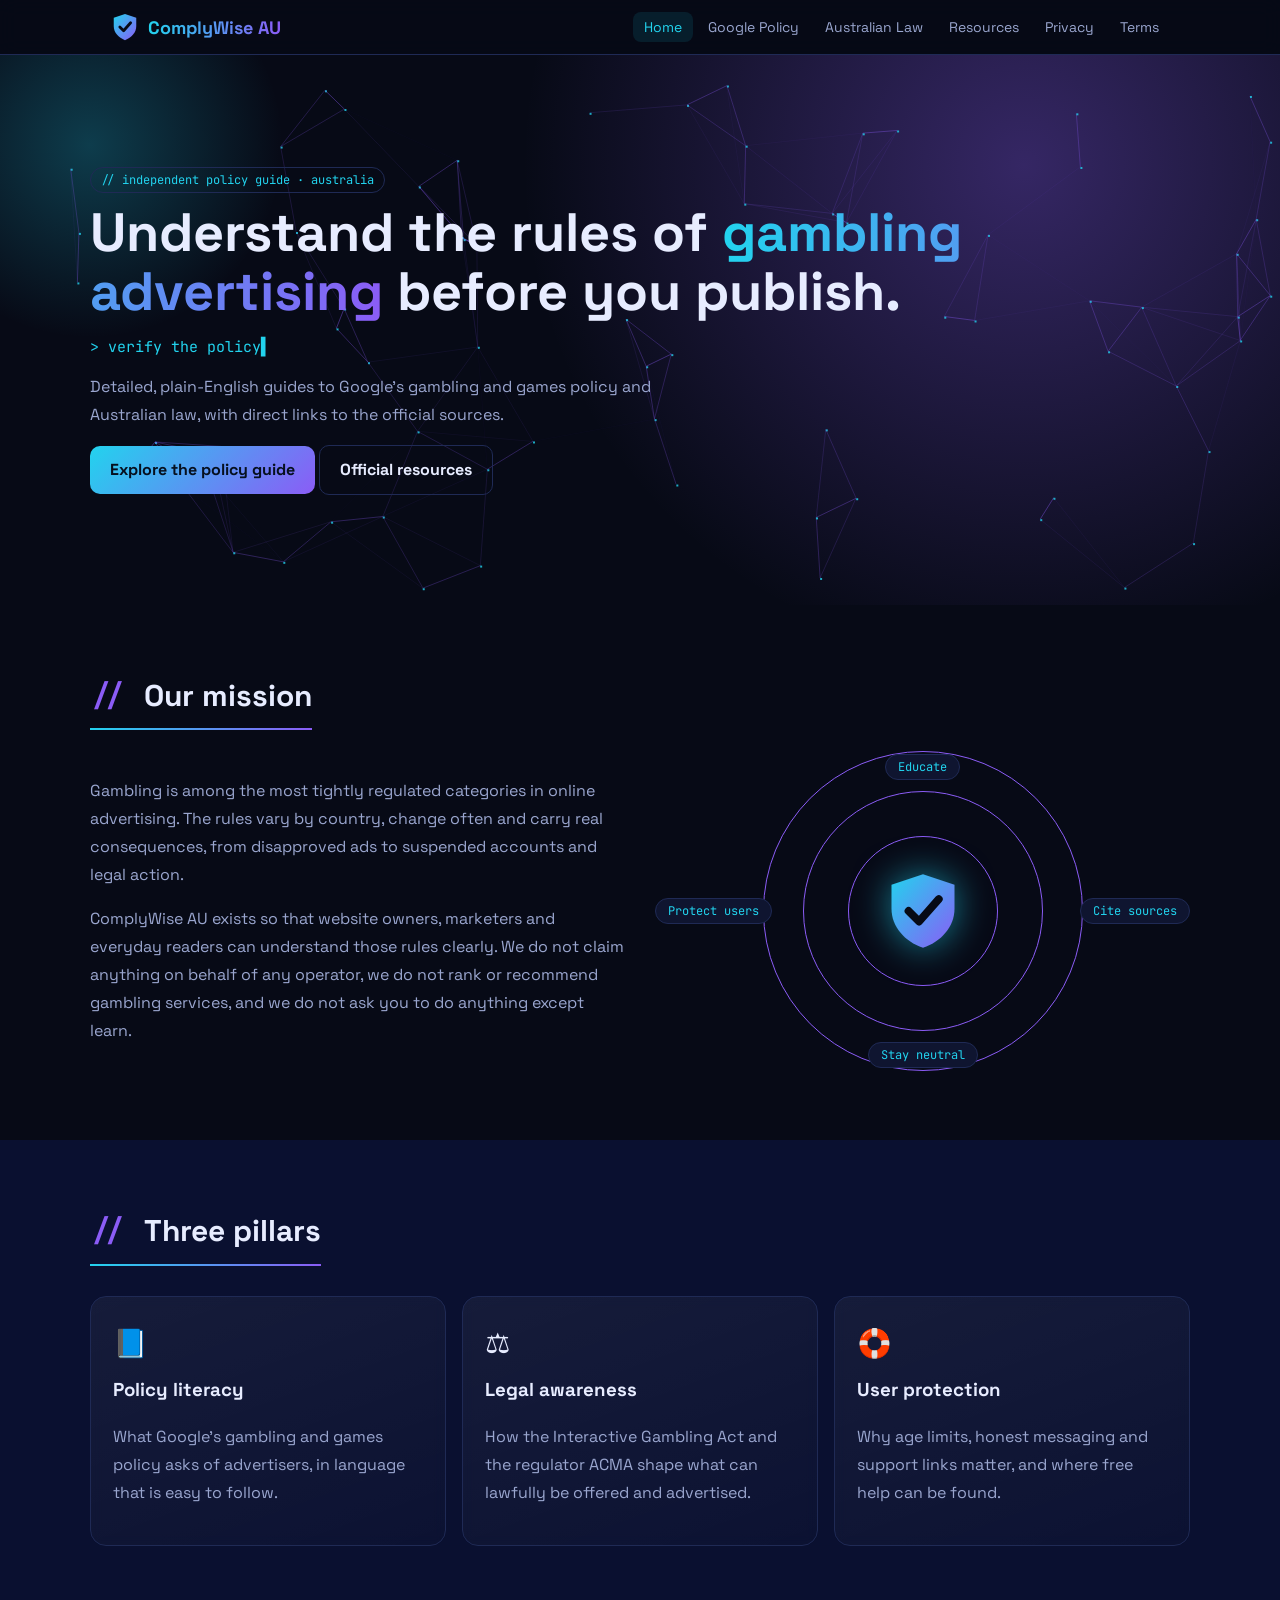
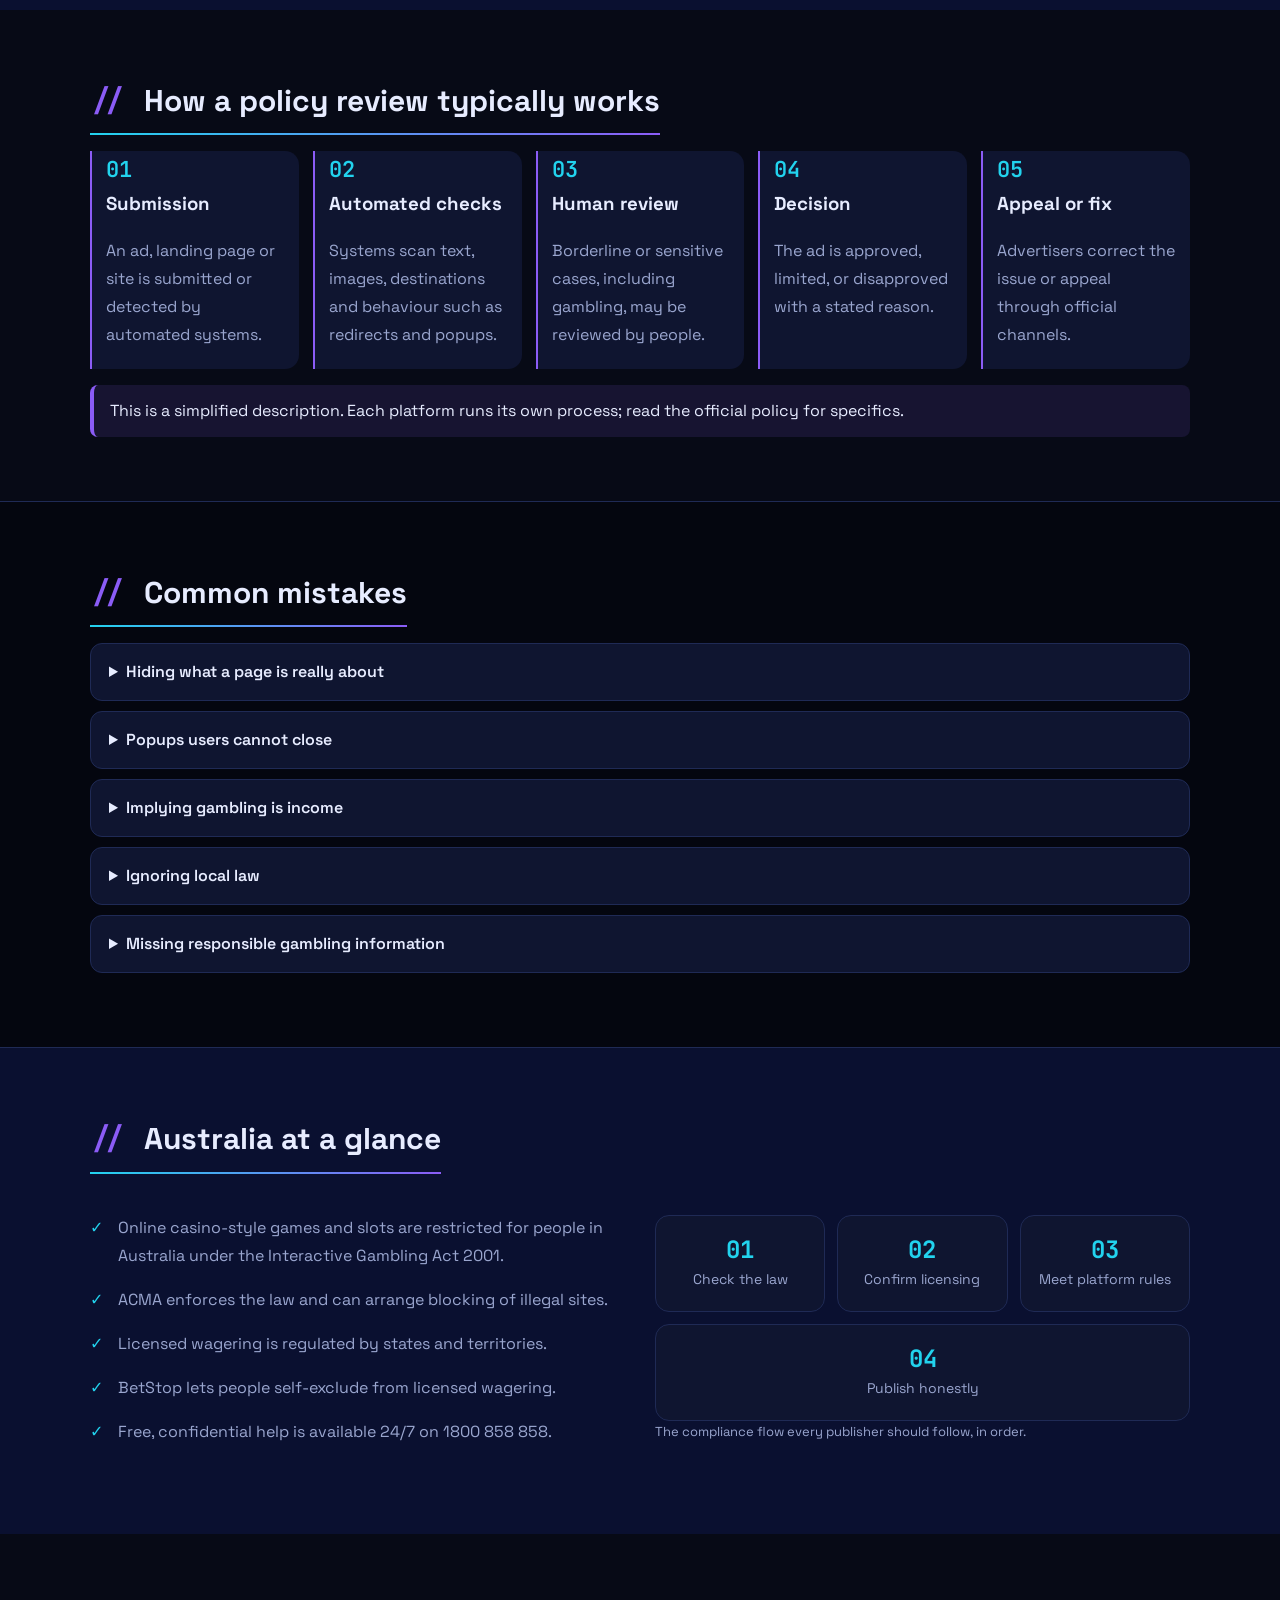
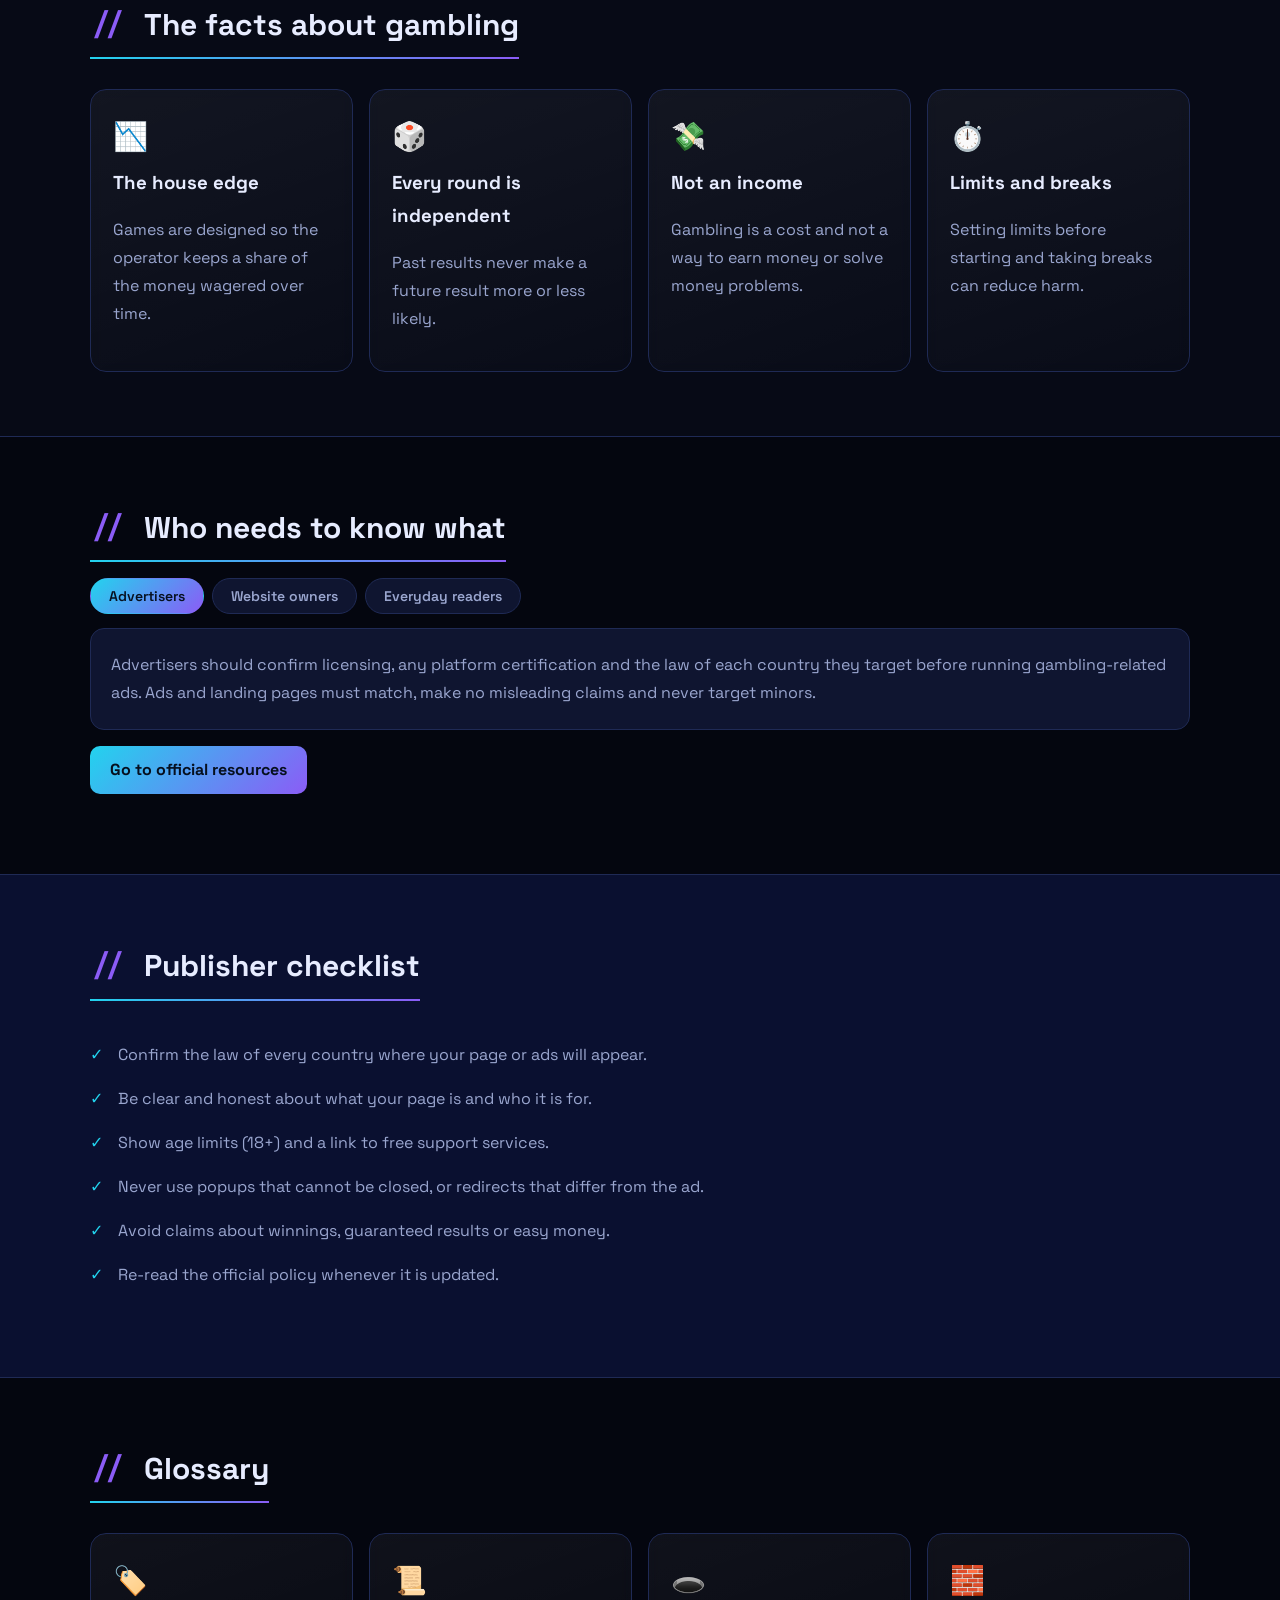
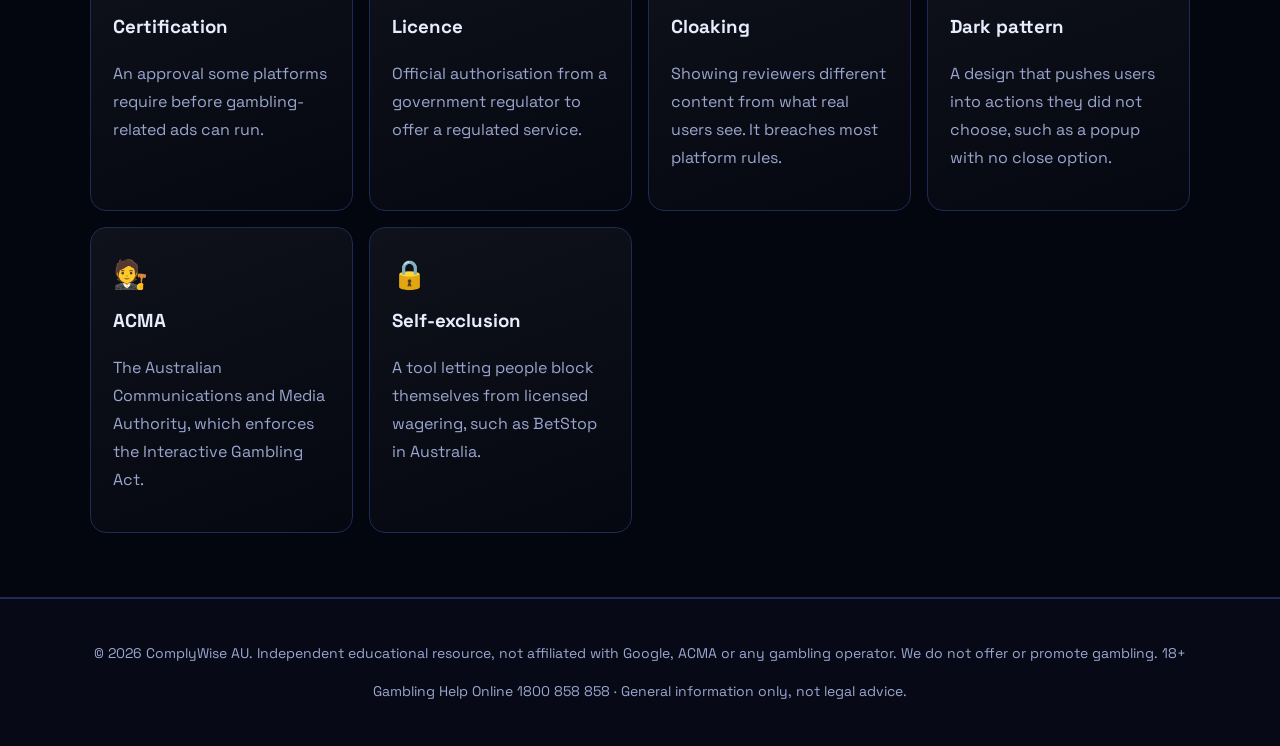
<file: index.html>
<!DOCTYPE html><html lang="en-AU"><head><meta charset="utf-8"><meta name="google-site-verification" content="XLswXzarJ4JNyM2Hc7euG_5tebrDrMsyJ0I1zX_D0R8" /><meta name="viewport" content="width=device-width, initial-scale=1"><title>Home – ComplyWise AU</title><link rel="icon" type="image/svg+xml" href="assets/favicon.svg"><link rel="preconnect" href="https://fonts.googleapis.com"><link href="https://fonts.googleapis.com/css2?family=Space+Grotesk:wght@400;600;700&family=JetBrains+Mono:wght@400;600&display=swap" rel="stylesheet"><link rel="stylesheet" href="css/style.css"></head><body>
<header><div class="bar"><a class="logo" href="index.html"><img src="assets/logo.svg" alt="" width="30" height="30"><span>ComplyWise AU</span></a><button id="mb" aria-label="Menu">☰</button><nav id="nv"><a href="index.html" class=on>Home</a><a href="google-policy.html">Google Policy</a><a href="australia-law.html">Australian Law</a><a href="resources.html">Resources</a><a href="privacy.html">Privacy</a><a href="terms.html">Terms</a></nav></div></header>
<div class="hero"><canvas class="cv"></canvas><div class="in"><span class="tag">// independent policy guide · australia</span><h1>Understand the rules of <span class="gr">gambling advertising</span> before you publish.</h1><p class="term"><span id="ty"></span><i>▌</i></p><p>Detailed, plain-English guides to Google’s gambling and games policy and Australian law, with direct links to the official sources.</p><a class="btn" href="google-policy.html">Explore the policy guide</a> <a class="btn alt" href="resources.html">Official resources</a></div></div><main><section class="s rv "><div class="w"><h2>Our mission</h2><div class="two"><div><p>Gambling is among the most tightly regulated categories in online advertising. The rules vary by country, change often and carry real consequences, from disapproved ads to suspended accounts and legal action.</p><p>ComplyWise AU exists so that website owners, marketers and everyday readers can understand those rules clearly. We do not claim anything on behalf of any operator, we do not rank or recommend gambling services, and we do not ask you to do anything except learn.</p></div><div class="orb"><img src="assets/logo.svg" alt="" class="oc"><i></i><i></i><i></i><span class="t">Educate</span><span class="r">Cite sources</span><span class="b">Stay neutral</span><span class="l">Protect users</span></div></div></div></section><section class="s rv alt"><div class="w"><h2>Three pillars</h2><div class="grid"><div class="card"><div class="ic">📘</div><h3>Policy literacy</h3><p>What Google’s gambling and games policy asks of advertisers, in language that is easy to follow.</p></div><div class="card"><div class="ic">⚖️</div><h3>Legal awareness</h3><p>How the Interactive Gambling Act and the regulator ACMA shape what can lawfully be offered and advertised.</p></div><div class="card"><div class="ic">🛟</div><h3>User protection</h3><p>Why age limits, honest messaging and support links matter, and where free help can be found.</p></div></div></div></section><section class="s rv "><div class="w"><h2>How a policy review typically works</h2><div class="tl"><div><b>01</b><h3>Submission</h3><p>An ad, landing page or site is submitted or detected by automated systems.</p></div><div><b>02</b><h3>Automated checks</h3><p>Systems scan text, images, destinations and behaviour such as redirects and popups.</p></div><div><b>03</b><h3>Human review</h3><p>Borderline or sensitive cases, including gambling, may be reviewed by people.</p></div><div><b>04</b><h3>Decision</h3><p>The ad is approved, limited, or disapproved with a stated reason.</p></div><div><b>05</b><h3>Appeal or fix</h3><p>Advertisers correct the issue or appeal through official channels.</p></div></div><div class="note">This is a simplified description. Each platform runs its own process; read the official policy for specifics.</div></div></section><section class="s rv dark"><div class="w"><h2>Common mistakes</h2><details><summary>Hiding what a page is really about</summary><p>Pages that disguise gambling content, or show reviewers something different from what users see, can be treated as deceptive. Be transparent about the topic.</p></details><details><summary>Popups users cannot close</summary><p>Interstitials that trap visitors, or buttons that force a click, damage user trust and commonly breach platform rules.</p></details><details><summary>Implying gambling is income</summary><p>Presenting gambling as a way to earn money or fix financial problems is misleading and harmful.</p></details><details><summary>Ignoring local law</summary><p>An ad may breach the law of the place it is shown even if the product is lawful elsewhere.</p></details><details><summary>Missing responsible gambling information</summary><p>Clear age limits and links to support services should be easy to find.</p></details></div></section><section class="s rv alt"><div class="w"><h2>Australia at a glance</h2><div class="two"><ul class="ck"><li>Online casino-style games and slots are restricted for people in Australia under the Interactive Gambling Act 2001.</li><li>ACMA enforces the law and can arrange blocking of illegal sites.</li><li>Licensed wagering is regulated by states and territories.</li><li>BetStop lets people self-exclude from licensed wagering.</li><li>Free, confidential help is available 24/7 on 1800 858 858.</li></ul><div><figure class="fig"><div class="flow"><div class="nd" style="--d:0s"><b>01</b><span>Check the law</span></div><div class="nd" style="--d:1.5s"><b>02</b><span>Confirm licensing</span></div><div class="nd" style="--d:3s"><b>03</b><span>Meet platform rules</span></div><div class="nd" style="--d:4.5s"><b>04</b><span>Publish honestly</span></div></div><figcaption>The compliance flow every publisher should follow, in order.</figcaption></figure></div></div></div></section><section class="s rv "><div class="w"><h2>The facts about gambling</h2><div class="grid"><div class="card"><div class="ic">📉</div><h3>The house edge</h3><p>Games are designed so the operator keeps a share of the money wagered over time.</p></div><div class="card"><div class="ic">🎲</div><h3>Every round is independent</h3><p>Past results never make a future result more or less likely.</p></div><div class="card"><div class="ic">💸</div><h3>Not an income</h3><p>Gambling is a cost and not a way to earn money or solve money problems.</p></div><div class="card"><div class="ic">⏱️</div><h3>Limits and breaks</h3><p>Setting limits before starting and taking breaks can reduce harm.</p></div></div></div></section><section class="s rv dark"><div class="w"><h2>Who needs to know what</h2><div class="tabs"><div class="tb"><button class="on" data-t="0">Advertisers</button><button data-t="1">Website owners</button><button data-t="2">Everyday readers</button></div><div class="tp on"><p>Advertisers should confirm licensing, any platform certification and the law of each country they target before running gambling-related ads. Ads and landing pages must match, make no misleading claims and never target minors.</p></div><div class="tp"><p>Website owners should be open about what their pages are, avoid popups that cannot be closed, avoid cloaking and redirects, and show age limits and support links where gambling is discussed.</p></div><div class="tp"><p>Readers should know that online casino games are restricted in Australia, that games are built with a house edge, and that free, confidential help is available 24/7 on 1800 858 858.</p></div></div><p><a class="btn" href="resources.html">Go to official resources</a></p></div></section><section class="s rv alt"><div class="w"><h2>Publisher checklist</h2><ul class="ck"><li>Confirm the law of every country where your page or ads will appear.</li><li>Be clear and honest about what your page is and who it is for.</li><li>Show age limits (18+) and a link to free support services.</li><li>Never use popups that cannot be closed, or redirects that differ from the ad.</li><li>Avoid claims about winnings, guaranteed results or easy money.</li><li>Re-read the official policy whenever it is updated.</li></ul></div></section><section class="s rv dark"><div class="w"><h2>Glossary</h2><div class="grid"><div class="card"><div class="ic">🏷️</div><h3>Certification</h3><p>An approval some platforms require before gambling-related ads can run.</p></div><div class="card"><div class="ic">📜</div><h3>Licence</h3><p>Official authorisation from a government regulator to offer a regulated service.</p></div><div class="card"><div class="ic">🕳️</div><h3>Cloaking</h3><p>Showing reviewers different content from what real users see. It breaches most platform rules.</p></div><div class="card"><div class="ic">🧱</div><h3>Dark pattern</h3><p>A design that pushes users into actions they did not choose, such as a popup with no close option.</p></div><div class="card"><div class="ic">🧑‍⚖️</div><h3>ACMA</h3><p>The Australian Communications and Media Authority, which enforces the Interactive Gambling Act.</p></div><div class="card"><div class="ic">🔒</div><h3>Self-exclusion</h3><p>A tool letting people block themselves from licensed wagering, such as BetStop in Australia.</p></div></div></div></section></main><footer><p>© 2026 ComplyWise AU. Independent educational resource, not affiliated with Google, ACMA or any gambling operator. We do not offer or promote gambling. 18+</p><p>Gambling Help Online 1800 858 858 · General information only, not legal advice.</p></footer><script src="js/main.js"></script></body></html>
</file>
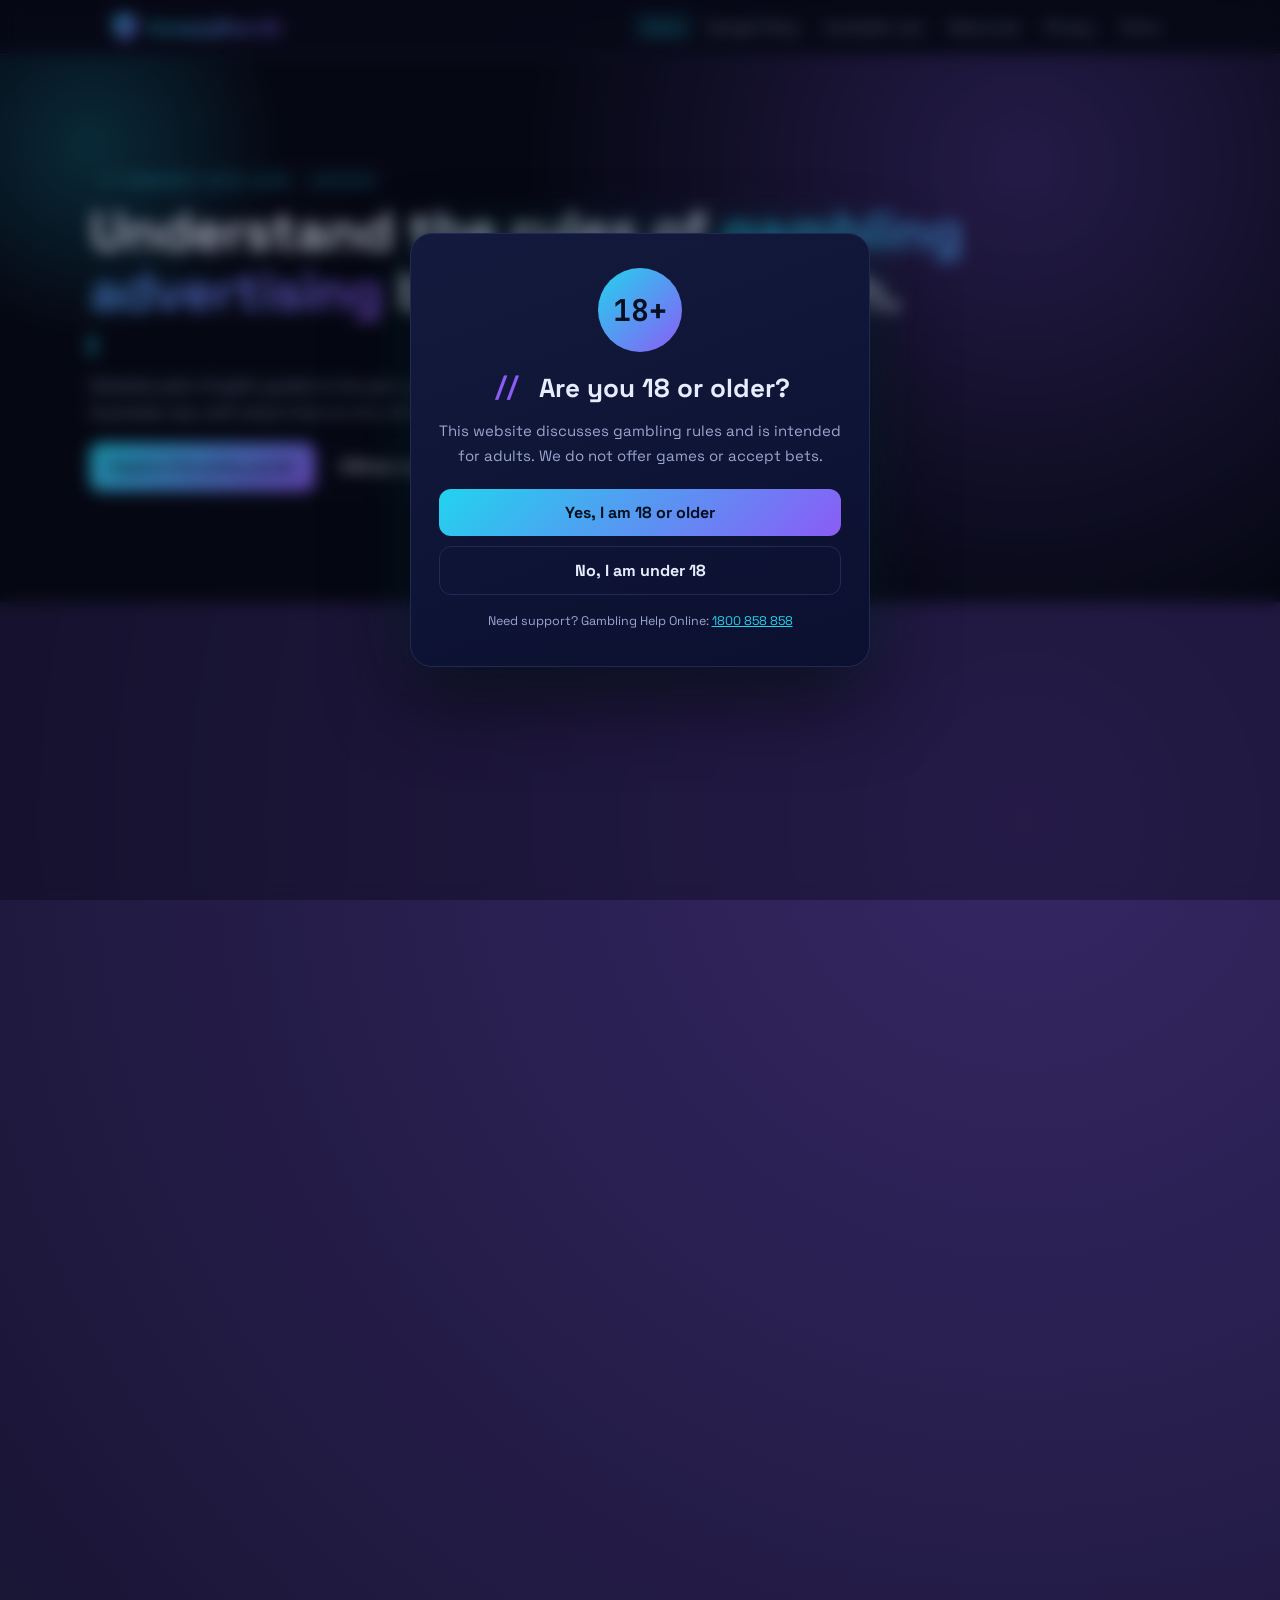
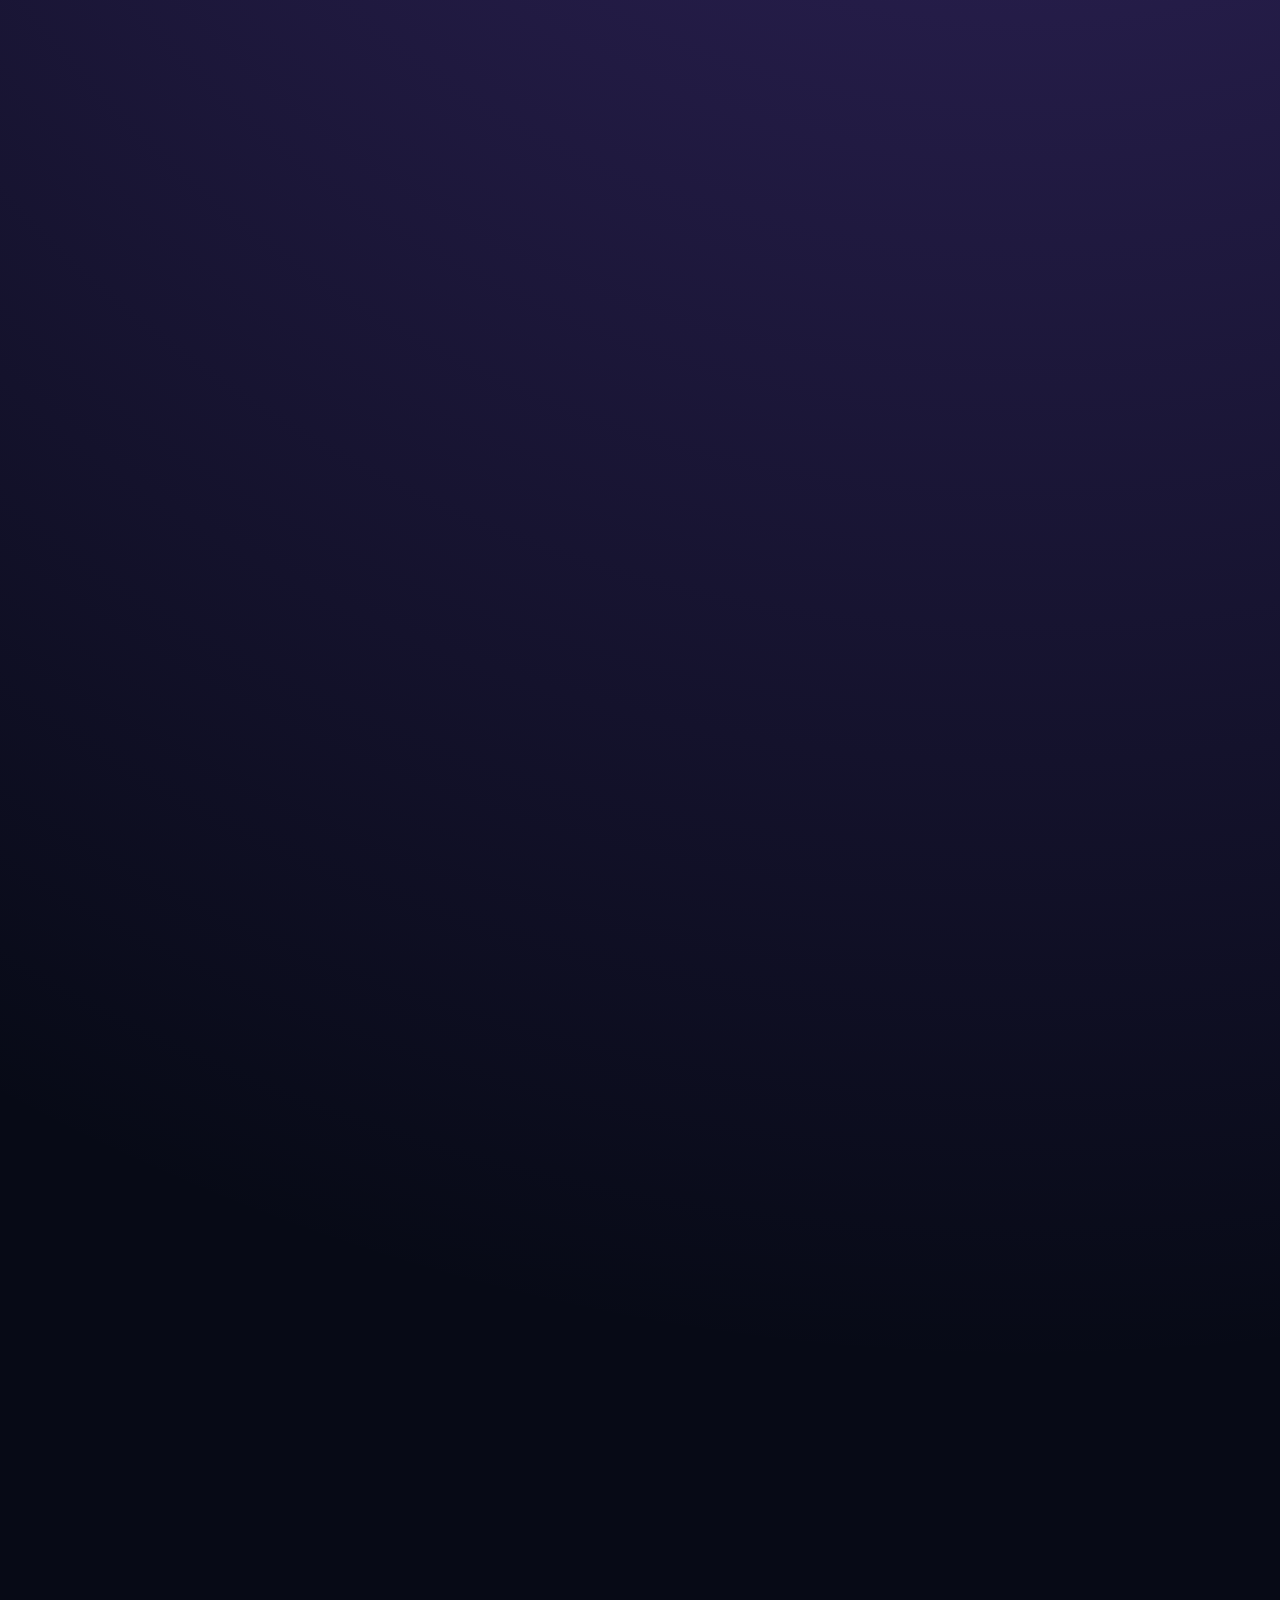
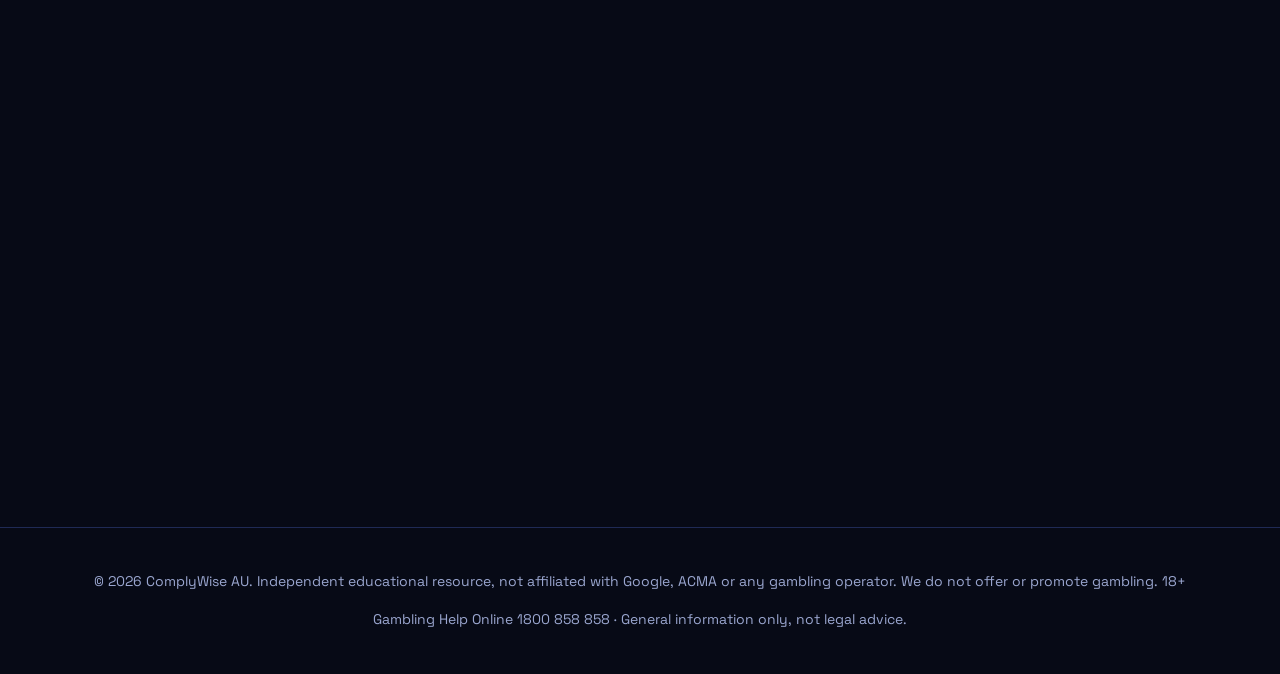
<file: age-popup.html>
<!DOCTYPE html>
<html lang="en-AU">
<head>
<meta charset="utf-8">
<meta name="viewport" content="width=device-width, initial-scale=1">
<title>Age Notice – ComplyWise AU</title>
<link rel="icon" type="image/svg+xml" href="assets/favicon.svg">
<link rel="preconnect" href="https://fonts.googleapis.com">
<link href="https://fonts.googleapis.com/css2?family=Space+Grotesk:wght@400;600;700&family=JetBrains+Mono:wght@400;600&display=swap" rel="stylesheet">
 <link rel="icon" type="image/svg+xml" href="assets/favicon.svg">
  <link rel="preconnect" href="https://fonts.googleapis.com">
  <link
    href="https://fonts.googleapis.com/css2?family=Space+Grotesk:wght@400;600;700&family=JetBrains+Mono:wght@400;600&display=swap"
    rel="stylesheet">
  <link rel="stylesheet" href="css/style.css">
<style>
*{box-sizing:border-box}
:root{--bg:#070a16;--card:#0f1530;--text:#e7ecff;--muted:#9aa6cf;--c1:#22d3ee;--c2:#8b5cf6;--line:#1f2a55}
body{margin:0;min-height:100vh;background:radial-gradient(circle at 80% 15%,rgba(139,92,246,.35),transparent 45%),var(--bg);color:var(--text);font:16px/1.7 "Space Grotesk",system-ui,sans-serif}
.page{max-width:760px;margin:auto;padding:80px 20px}
.page h1{font-size:clamp(28px,5vw,44px);line-height:1.15;margin:0 0 12px}
.page p{color:var(--muted)}
.gr{background:linear-gradient(90deg,var(--c1),var(--c2));-webkit-background-clip:text;background-clip:text;color:transparent}
#gate{position:fixed;inset:0;z-index:100;display:none;align-items:center;justify-content:center;padding:20px;background:#04060f52;backdrop-filter:blur(8px)}
#gate.open{display:flex}
.box{width:100%;max-width:460px;background:linear-gradient(160deg,#131a3d,#0b1030);border:1px solid var(--line);border-radius:22px;padding:34px 28px;text-align:center;box-shadow:0 30px 80px rgba(0,0,0,.6),0 0 60px rgba(34,211,238,.12);animation:in .5s ease}
@keyframes in{from{opacity:0;transform:translateY(20px) scale(.97)}}
.badge{width:84px;height:84px;margin:0 auto 14px;border-radius:50%;display:grid;place-items:center;font:700 30px "JetBrains Mono",monospace;color:#06101f;background:linear-gradient(135deg,var(--c1),var(--c2));box-shadow:0 0 0 0 rgba(34,211,238,.5);animation:pl 2.4s infinite}
@keyframes pl{70%{box-shadow:0 0 0 22px rgba(34,211,238,0)}100%{box-shadow:0 0 0 0 rgba(34,211,238,0)}}
.box h2{margin:0 0 8px;font-size:26px}
.box p{color:var(--muted);margin:0 0 20px;font-size:15px}
.btns{display:grid;gap:10px}
button,.lnk{font:700 16px "Space Grotesk",sans-serif;border-radius:12px;padding:13px 18px;cursor:pointer;text-decoration:none;display:block;border:0}
.yes{background:linear-gradient(135deg,var(--c1),var(--c2));color:#06101f;transition:.2s}.yes:hover{transform:translateY(-2px);box-shadow:0 10px 26px rgba(34,211,238,.35)}
.no{background:transparent;color:var(--text);border:1px solid var(--line)}.no:hover{border-color:var(--c1)}
.fine{margin-top:16px;font-size:12.5px;color:var(--muted)}.fine a{color:var(--c1)}
#minor{display:none}.box.under #ask{display:none}.box.under #minor{display:block}
@media(prefers-reduced-motion:reduce){.box,.badge{animation:none}}
</style>
</head>
<body>
 <header>
    <div class="bar"><a class="logo" href="index.html"><img src="assets/logo.svg" alt="" width="30"
          height="30"><span>ComplyWise AU</span></a><button id="mb" aria-label="Menu">☰</button>
      <nav id="nv"><a href="index.html" class=on>Home</a><a href="google-policy.html">Google Policy</a><a
          href="australia-law.html">Australian Law</a><a href="resources.html">Resources</a><a
          href="privacy.html">Privacy</a><a href="terms.html">Terms</a></nav>
    </div>
  </header>
  <div class="hero"><canvas class="cv"></canvas>
    <div class="in"><span class="tag">// independent policy guide · australia</span>
      <h1>Understand the rules of <span class="gr">gambling advertising</span> before you publish.</h1>
      <p class="term"><span id="ty"></span><i>▌</i></p>
      <p>Detailed, plain-English guides to Google’s gambling and games policy and Australian law, with direct links to
        the official sources.</p><a class="btn" href="google-policy.html">Explore the policy guide</a> <a
        class="btn alt" href="resources.html">Official resources</a>
    </div>
  </div>
  <main>
    <section class="s rv ">
      <div class="w">
        <h2>Our mission</h2>
        <div class="two">
          <div>
            <p>Gambling is among the most tightly regulated categories in online advertising. The rules vary by country,
              change often and carry real consequences, from disapproved ads to suspended accounts and legal action.</p>
            <p>ComplyWise AU exists so that website owners, marketers and everyday readers can understand those rules
              clearly. We do not claim anything on behalf of any operator, we do not rank or recommend gambling
              services, and we do not ask you to do anything except learn.</p>
          </div>
          <div class="orb"><img src="assets/logo.svg" alt="" class="oc"><i></i><i></i><i></i><span
              class="t">Educate</span><span class="r">Cite sources</span><span class="b">Stay neutral</span><span
              class="l">Protect users</span></div>
        </div>
      </div>
    </section>
    <section class="s rv alt">
      <div class="w">
        <h2>Three pillars</h2>
        <div class="grid">
          <div class="card">
            <div class="ic">📘</div>
            <h3>Policy literacy</h3>
            <p>What Google’s gambling and games policy asks of advertisers, in language that is easy to follow.</p>
          </div>
          <div class="card">
            <div class="ic">⚖️</div>
            <h3>Legal awareness</h3>
            <p>How the Interactive Gambling Act and the regulator ACMA shape what can lawfully be offered and
              advertised.</p>
          </div>
          <div class="card">
            <div class="ic">🛟</div>
            <h3>User protection</h3>
            <p>Why age limits, honest messaging and support links matter, and where free help can be found.</p>
          </div>
        </div>
      </div>
    </section>
    <section class="s rv ">
      <div class="w">
        <h2>How a policy review typically works</h2>
        <div class="tl">
          <div><b>01</b>
            <h3>Submission</h3>
            <p>An ad, landing page or site is submitted or detected by automated systems.</p>
          </div>
          <div><b>02</b>
            <h3>Automated checks</h3>
            <p>Systems scan text, images, destinations and behaviour such as redirects and popups.</p>
          </div>
          <div><b>03</b>
            <h3>Human review</h3>
            <p>Borderline or sensitive cases, including gambling, may be reviewed by people.</p>
          </div>
          <div><b>04</b>
            <h3>Decision</h3>
            <p>The ad is approved, limited, or disapproved with a stated reason.</p>
          </div>
          <div><b>05</b>
            <h3>Appeal or fix</h3>
            <p>Advertisers correct the issue or appeal through official channels.</p>
          </div>
        </div>
        <div class="note">This is a simplified description. Each platform runs its own process; read the official policy
          for specifics.</div>
      </div>
    </section>
    <section class="s rv dark">
      <div class="w">
        <h2>Common mistakes</h2>
        <details>
          <summary>Hiding what a page is really about</summary>
          <p>Pages that disguise gambling content, or show reviewers something different from what users see, can be
            treated as deceptive. Be transparent about the topic.</p>
        </details>
        <details>
          <summary>Popups users cannot close</summary>
          <p>Interstitials that trap visitors, or buttons that force a click, damage user trust and commonly breach
            platform rules.</p>
        </details>
        <details>
          <summary>Implying gambling is income</summary>
          <p>Presenting gambling as a way to earn money or fix financial problems is misleading and harmful.</p>
        </details>
        <details>
          <summary>Ignoring local law</summary>
          <p>An ad may breach the law of the place it is shown even if the product is lawful elsewhere.</p>
        </details>
        <details>
          <summary>Missing responsible gambling information</summary>
          <p>Clear age limits and links to support services should be easy to find.</p>
        </details>
      </div>
    </section>
    <section class="s rv alt">
      <div class="w">
        <h2>Australia at a glance</h2>
        <div class="two">
          <ul class="ck">
            <li>Online casino-style games and slots are restricted for people in Australia under the Interactive
              Gambling Act 2001.</li>
            <li>ACMA enforces the law and can arrange blocking of illegal sites.</li>
            <li>Licensed wagering is regulated by states and territories.</li>
            <li>BetStop lets people self-exclude from licensed wagering.</li>
            <li>Free, confidential help is available 24/7 on 1800 858 858.</li>
          </ul>
          <div>
            <figure class="fig">
              <div class="flow">
                <div class="nd" style="--d:0s"><b>01</b><span>Check the law</span></div>
                <div class="nd" style="--d:1.5s"><b>02</b><span>Confirm licensing</span></div>
                <div class="nd" style="--d:3s"><b>03</b><span>Meet platform rules</span></div>
                <div class="nd" style="--d:4.5s"><b>04</b><span>Publish honestly</span></div>
              </div>
              <figcaption>The compliance flow every publisher should follow, in order.</figcaption>
            </figure>
          </div>
        </div>
      </div>
    </section>
    <section class="s rv ">
      <div class="w">
        <h2>The facts about gambling</h2>
        <div class="grid">
          <div class="card">
            <div class="ic">📉</div>
            <h3>The house edge</h3>
            <p>Games are designed so the operator keeps a share of the money wagered over time.</p>
          </div>
          <div class="card">
            <div class="ic">🎲</div>
            <h3>Every round is independent</h3>
            <p>Past results never make a future result more or less likely.</p>
          </div>
          <div class="card">
            <div class="ic">💸</div>
            <h3>Not an income</h3>
            <p>Gambling is a cost and not a way to earn money or solve money problems.</p>
          </div>
          <div class="card">
            <div class="ic">⏱️</div>
            <h3>Limits and breaks</h3>
            <p>Setting limits before starting and taking breaks can reduce harm.</p>
          </div>
        </div>
      </div>
    </section>
    <section class="s rv dark">
      <div class="w">
        <h2>Who needs to know what</h2>
        <div class="tabs">
          <div class="tb"><button class="on" data-t="0">Advertisers</button><button data-t="1">Website
              owners</button><button data-t="2">Everyday readers</button></div>
          <div class="tp on">
            <p>Advertisers should confirm licensing, any platform certification and the law of each country they target
              before running gambling-related ads. Ads and landing pages must match, make no misleading claims and never
              target minors.</p>
          </div>
          <div class="tp">
            <p>Website owners should be open about what their pages are, avoid popups that cannot be closed, avoid
              cloaking and redirects, and show age limits and support links where gambling is discussed.</p>
          </div>
          <div class="tp">
            <p>Readers should know that online casino games are restricted in Australia, that games are built with a
              house edge, and that free, confidential help is available 24/7 on 1800 858 858.</p>
          </div>
        </div>
        <p><a class="btn" href="resources.html">Go to official resources</a></p>
      </div>
    </section>
    <section class="s rv alt">
      <div class="w">
        <h2>Publisher checklist</h2>
        <ul class="ck">
          <li>Confirm the law of every country where your page or ads will appear.</li>
          <li>Be clear and honest about what your page is and who it is for.</li>
          <li>Show age limits (18+) and a link to free support services.</li>
          <li>Never use popups that cannot be closed, or redirects that differ from the ad.</li>
          <li>Avoid claims about winnings, guaranteed results or easy money.</li>
          <li>Re-read the official policy whenever it is updated.</li>
        </ul>
      </div>
    </section>
    <section class="s rv dark">
      <div class="w">
        <h2>Glossary</h2>
        <div class="grid">
          <div class="card">
            <div class="ic">🏷️</div>
            <h3>Certification</h3>
            <p>An approval some platforms require before gambling-related ads can run.</p>
          </div>
          <div class="card">
            <div class="ic">📜</div>
            <h3>Licence</h3>
            <p>Official authorisation from a government regulator to offer a regulated service.</p>
          </div>
          <div class="card">
            <div class="ic">🕳️</div>
            <h3>Cloaking</h3>
            <p>Showing reviewers different content from what real users see. It breaches most platform rules.</p>
          </div>
          <div class="card">
            <div class="ic">🧱</div>
            <h3>Dark pattern</h3>
            <p>A design that pushes users into actions they did not choose, such as a popup with no close option.</p>
          </div>
          <div class="card">
            <div class="ic">🧑‍⚖️</div>
            <h3>ACMA</h3>
            <p>The Australian Communications and Media Authority, which enforces the Interactive Gambling Act.</p>
          </div>
          <div class="card">
            <div class="ic">🔒</div>
            <h3>Self-exclusion</h3>
            <p>A tool letting people block themselves from licensed wagering, such as BetStop in Australia.</p>
          </div>
        </div>
      </div>
    </section>
  </main>
  <footer>
    <p>© 2026 ComplyWise AU. Independent educational resource, not affiliated with Google, ACMA or any gambling
      operator. We do not offer or promote gambling. 18+</p>
    <p>Gambling Help Online 1800 858 858 · General information only, not legal advice.</p>
  </footer>

<!-- ===== AGE POPUP: start ===== -->
<div id="gate" role="dialog" aria-modal="true" aria-labelledby="gt">
  <div class="box" id="gbox">
    <div id="ask">
      <div class="badge">18+</div>
      <h2 id="gt">Are you 18 or older?</h2>
      <p>This website discusses gambling rules and is intended for adults. We do not offer games or accept bets.</p>
      <div class="btns">
      <a class="lnk yes" href="index.html" id="yes">Yes, I am 18 or older</a>
       <a class="lnk no" href="https://www.gamblinghelponline.org.au" id="no">No, I am under 18</a>
      </div>
      <div class="fine">Need support? Gambling Help Online: <a href="https://www.gamblinghelponline.org.au" target="_blank" rel="noopener">1800 858 858</a></div>
    </div>
    <div id="minor">
      <div class="badge">!</div>
      <h2>Sorry, this site is for adults</h2>
      <p>Thanks for being honest. This content is meant for people aged 18 and over. If you would like to talk to someone, free and confidential support is available.</p>
      <div class="btns">
        <a class="lnk yes" href="https://kidshelpline.com.au" target="_blank" rel="noopener">Visit Kids Helpline</a>
        <button class="no" id="back">Go back</button>
      </div>
    </div>
  </div>
</div>
<script>
(function(){
  var g=document.getElementById("gate"),b=document.getElementById("gbox"),K="cw_age_ok";
  function ok(){try{return sessionStorage.getItem(K)==="1"}catch(e){return false}}
  function save(){try{sessionStorage.setItem(K,"1")}catch(e){}}
  if(!ok()){setTimeout(function(){g.classList.add("open")},800)}
  document.getElementById("yes").onclick=function(){save();g.classList.remove("open")};
  document.getElementById("no").onclick=function(){b.classList.add("under")};
  document.getElementById("back").onclick=function(){b.classList.remove("under")};
})();
</script>
<!-- ===== AGE POPUP: end ===== -->

</body>
</html>
</file>
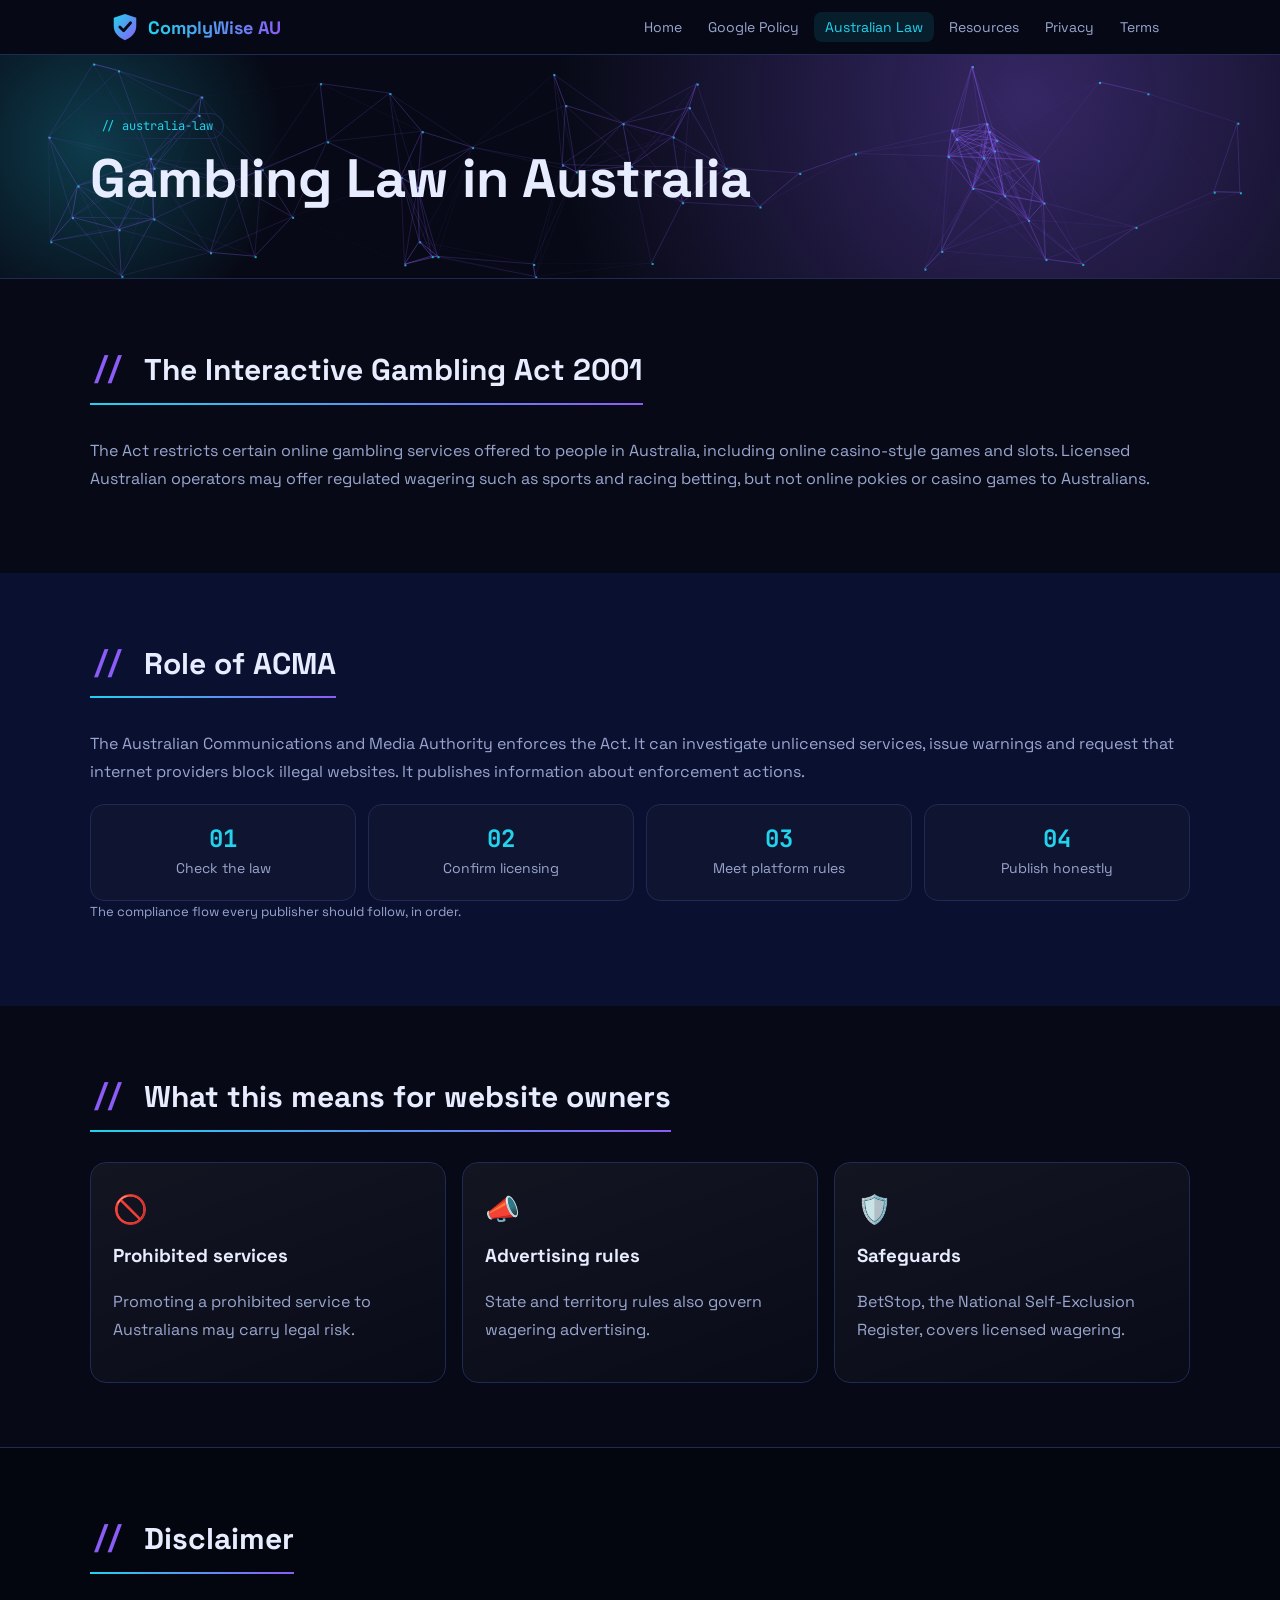
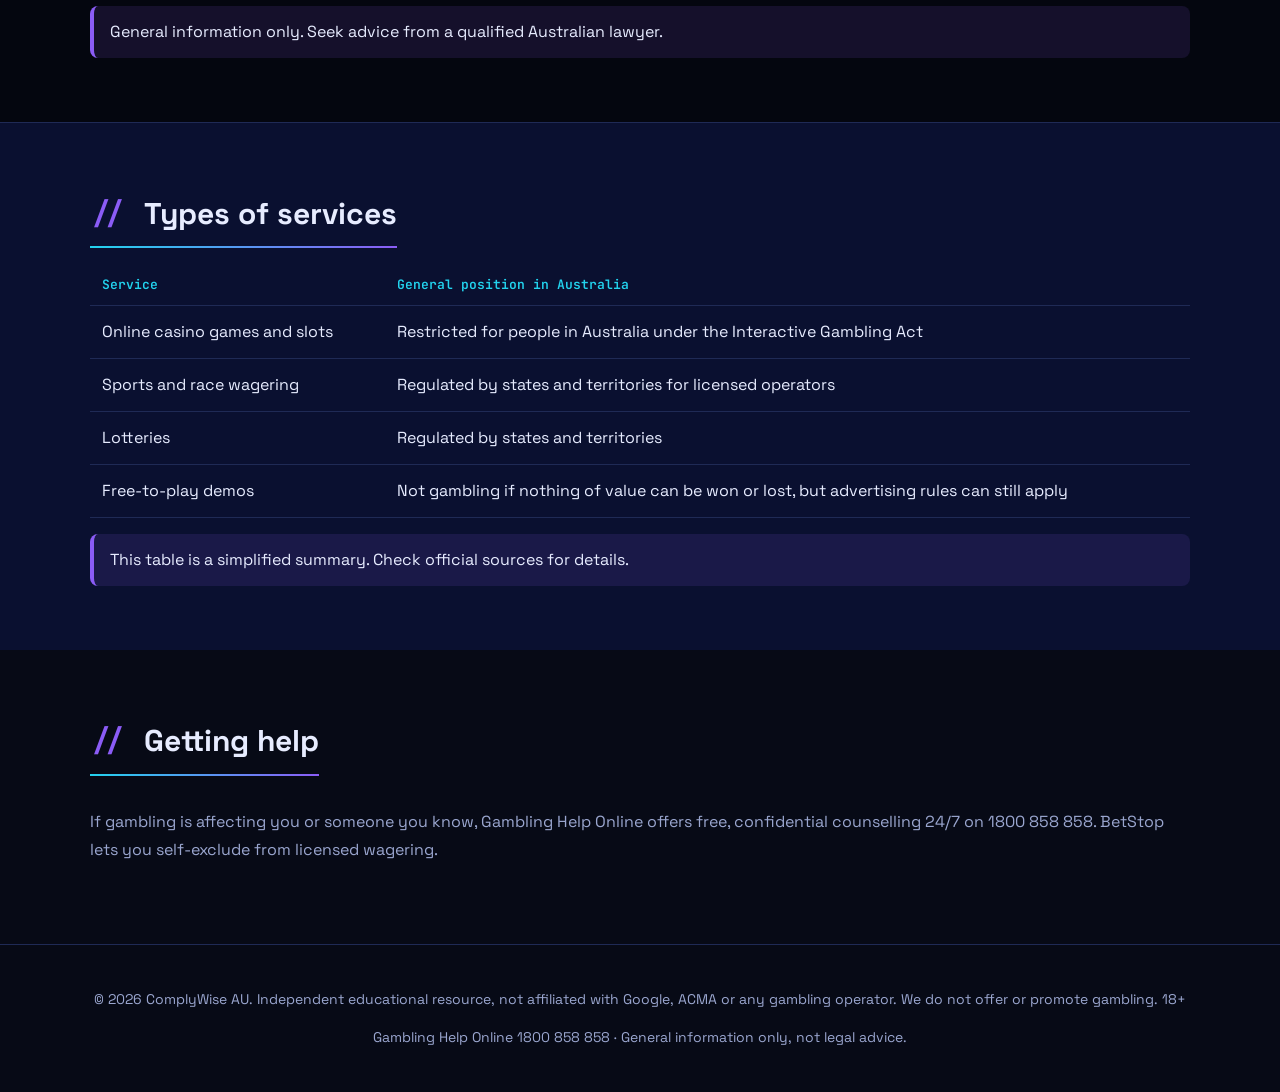
<file: australia-law.html>
<!DOCTYPE html><html lang="en-AU"><head><meta charset="utf-8"><meta name="viewport" content="width=device-width, initial-scale=1"><title>Gambling Law in Australia – ComplyWise AU</title><link rel="icon" type="image/svg+xml" href="assets/favicon.svg"><link rel="preconnect" href="https://fonts.googleapis.com"><link href="https://fonts.googleapis.com/css2?family=Space+Grotesk:wght@400;600;700&family=JetBrains+Mono:wght@400;600&display=swap" rel="stylesheet"><link rel="stylesheet" href="css/style.css"></head><body>
<header><div class="bar"><a class="logo" href="index.html"><img src="assets/logo.svg" alt="" width="30" height="30"><span>ComplyWise AU</span></a><button id="mb" aria-label="Menu">☰</button><nav id="nv"><a href="index.html">Home</a><a href="google-policy.html">Google Policy</a><a href="australia-law.html" class=on>Australian Law</a><a href="resources.html">Resources</a><a href="privacy.html">Privacy</a><a href="terms.html">Terms</a></nav></div></header>
<div class="ph"><canvas class="cv"></canvas><div class="in"><span class="tag">// australia-law</span><h1>Gambling Law in Australia</h1></div></div><main><section class="s rv "><div class="w"><h2>The Interactive Gambling Act 2001</h2><p>The Act restricts certain online gambling services offered to people in Australia, including online casino-style games and slots. Licensed Australian operators may offer regulated wagering such as sports and racing betting, but not online pokies or casino games to Australians.</p></div></section><section class="s rv alt"><div class="w"><h2>Role of ACMA</h2><p>The Australian Communications and Media Authority enforces the Act. It can investigate unlicensed services, issue warnings and request that internet providers block illegal websites. It publishes information about enforcement actions.</p><figure class="fig"><div class="flow"><div class="nd" style="--d:0s"><b>01</b><span>Check the law</span></div><div class="nd" style="--d:1.5s"><b>02</b><span>Confirm licensing</span></div><div class="nd" style="--d:3s"><b>03</b><span>Meet platform rules</span></div><div class="nd" style="--d:4.5s"><b>04</b><span>Publish honestly</span></div></div><figcaption>The compliance flow every publisher should follow, in order.</figcaption></figure></div></section><section class="s rv "><div class="w"><h2>What this means for website owners</h2><div class="grid"><div class="card"><div class="ic">🚫</div><h3>Prohibited services</h3><p>Promoting a prohibited service to Australians may carry legal risk.</p></div><div class="card"><div class="ic">📣</div><h3>Advertising rules</h3><p>State and territory rules also govern wagering advertising.</p></div><div class="card"><div class="ic">🛡️</div><h3>Safeguards</h3><p>BetStop, the National Self-Exclusion Register, covers licensed wagering.</p></div></div></div></section><section class="s rv dark"><div class="w"><h2>Disclaimer</h2><div class="note">General information only. Seek advice from a qualified Australian lawyer.</div></div></section><section class="s rv alt"><div class="w"><h2>Types of services</h2><div class="tw"><table><tr><th>Service</th><th>General position in Australia</th></tr><tr><td>Online casino games and slots</td><td>Restricted for people in Australia under the Interactive Gambling Act</td></tr><tr><td>Sports and race wagering</td><td>Regulated by states and territories for licensed operators</td></tr><tr><td>Lotteries</td><td>Regulated by states and territories</td></tr><tr><td>Free-to-play demos</td><td>Not gambling if nothing of value can be won or lost, but advertising rules can still apply</td></tr></table></div><div class="note">This table is a simplified summary. Check official sources for details.</div></div></section><section class="s rv "><div class="w"><h2>Getting help</h2><p>If gambling is affecting you or someone you know, Gambling Help Online offers free, confidential counselling 24/7 on 1800 858 858. BetStop lets you self-exclude from licensed wagering.</p></div></section></main><footer><p>© 2026 ComplyWise AU. Independent educational resource, not affiliated with Google, ACMA or any gambling operator. We do not offer or promote gambling. 18+</p><p>Gambling Help Online 1800 858 858 · General information only, not legal advice.</p></footer><script src="js/main.js"></script></body></html>
</file>
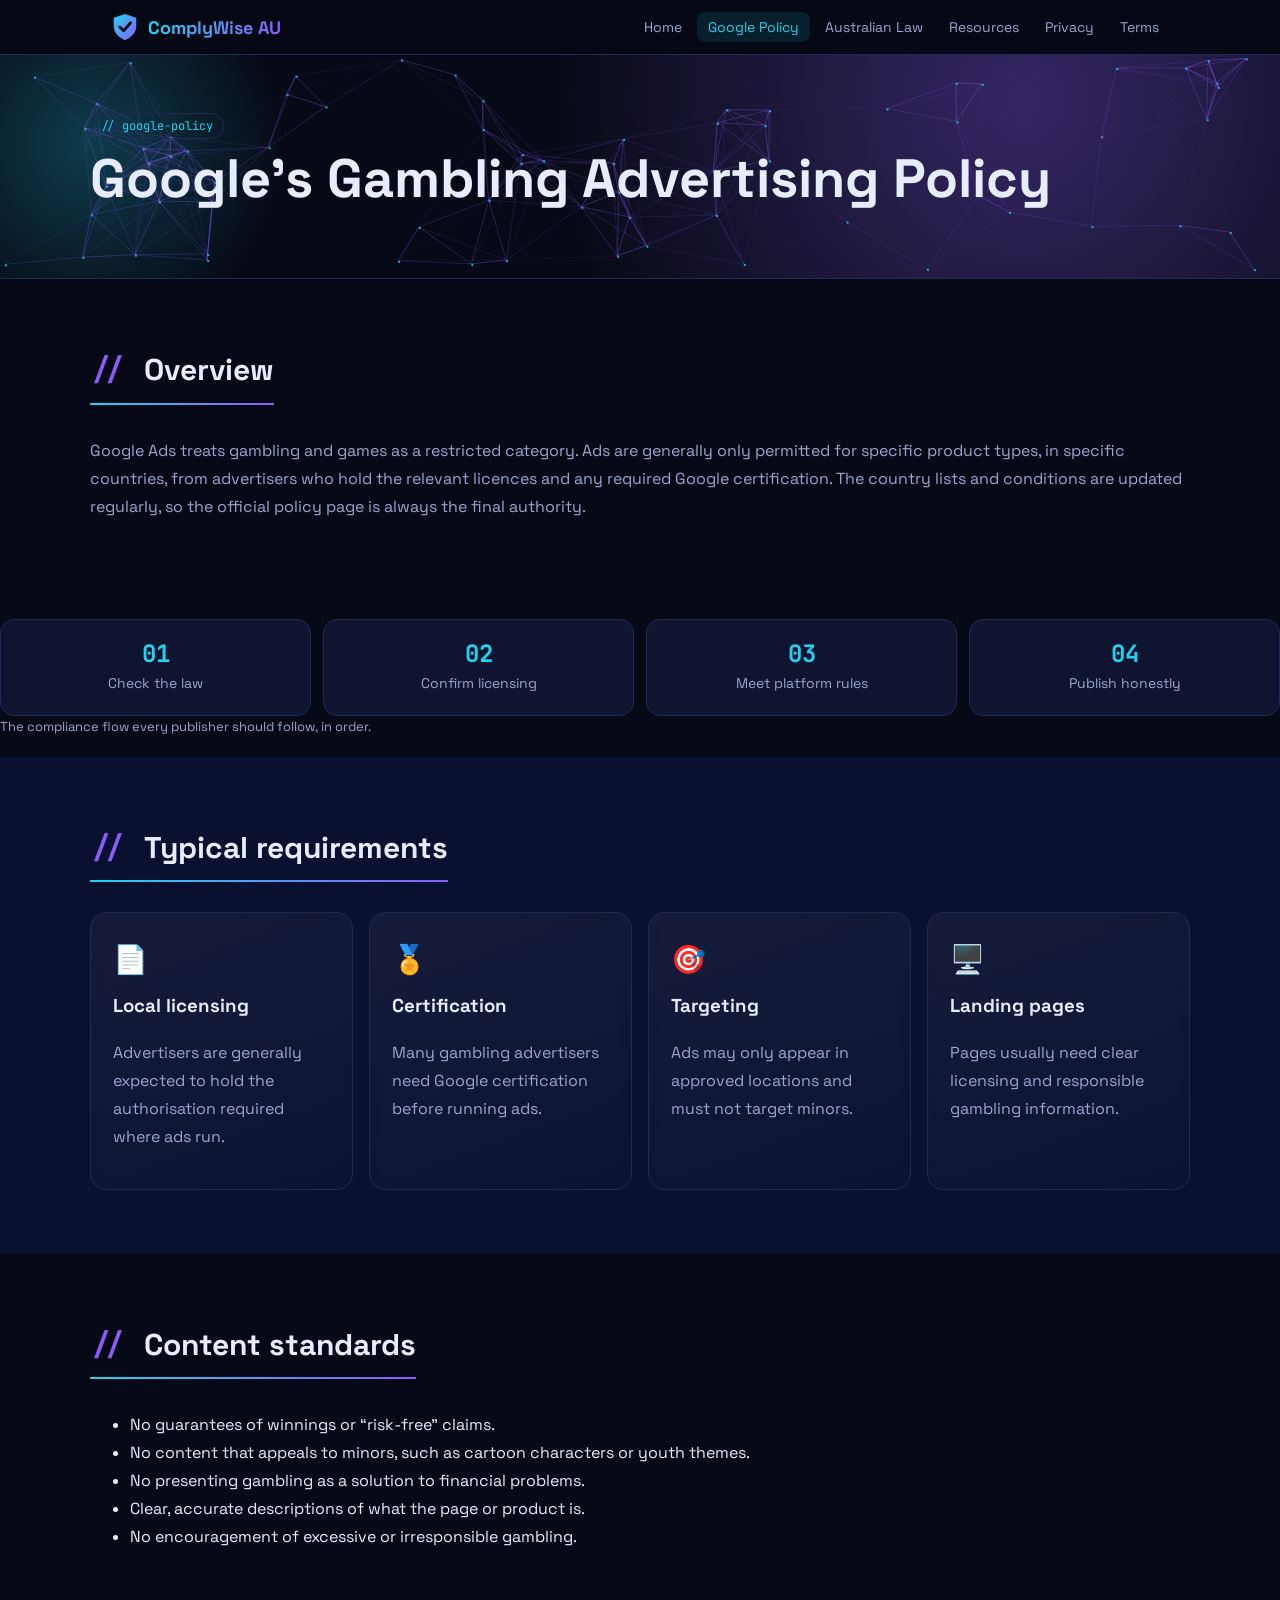
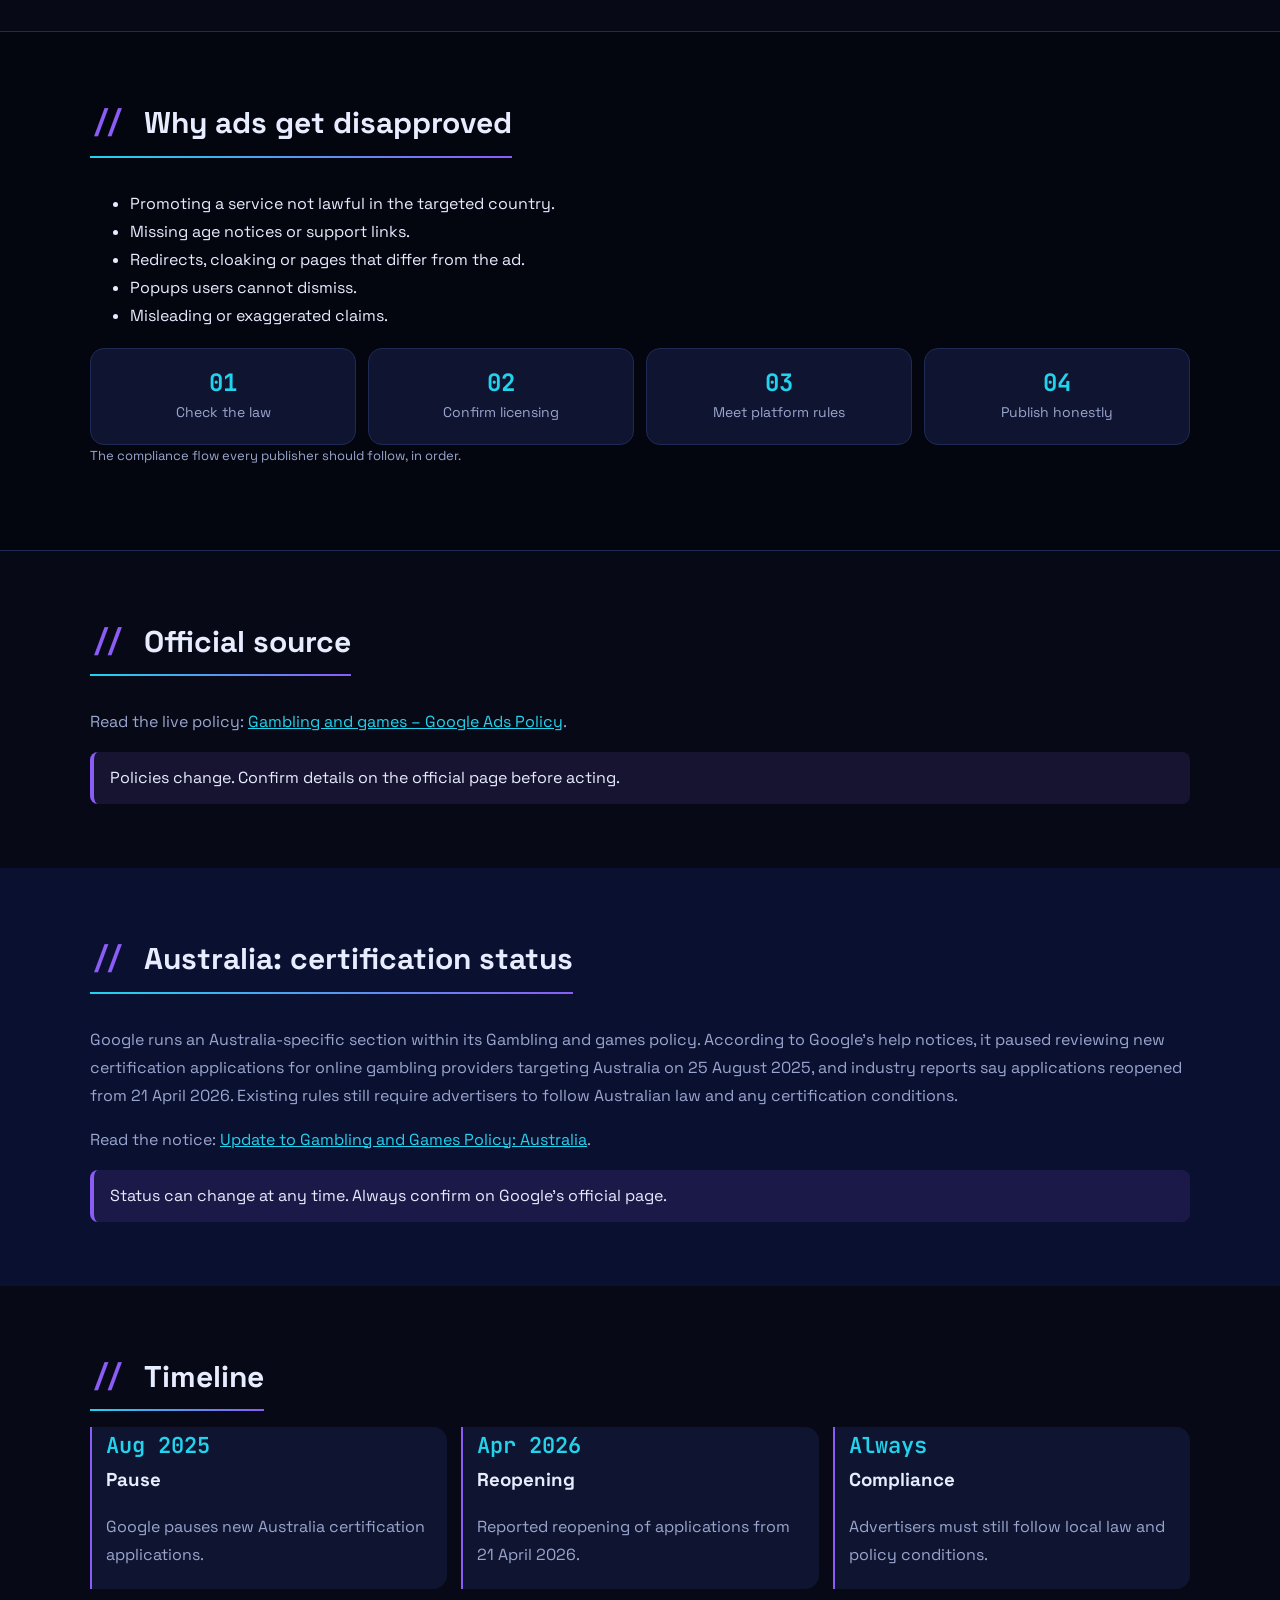
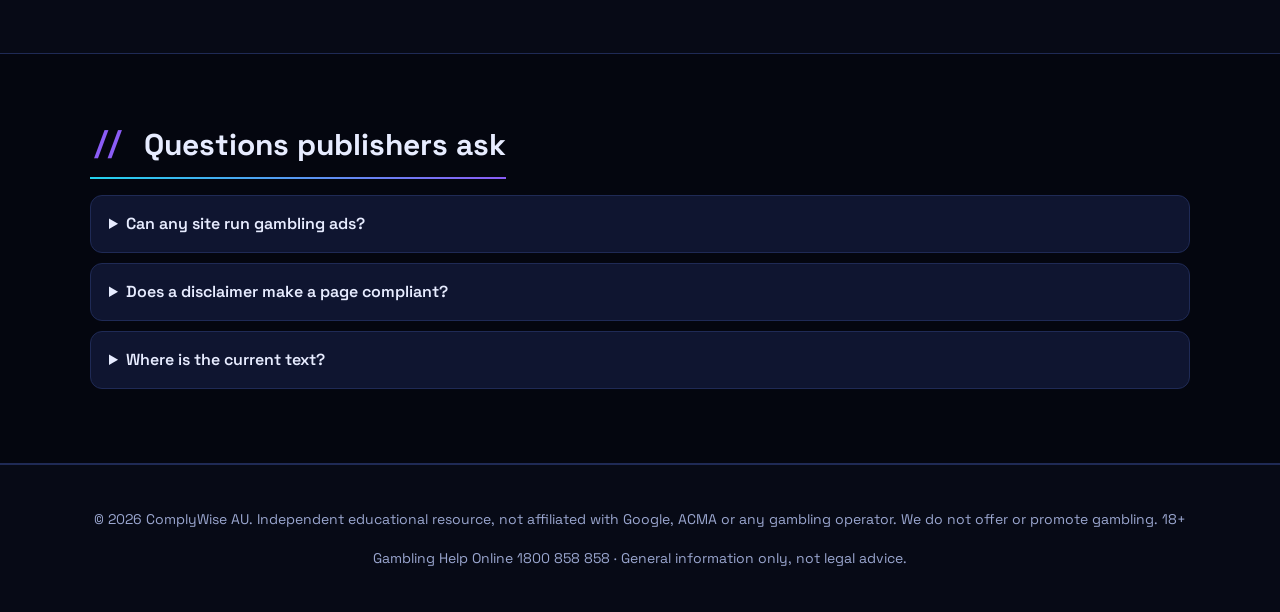
<file: google-policy.html>
<!DOCTYPE html><html lang="en-AU"><head><meta charset="utf-8"><meta name="viewport" content="width=device-width, initial-scale=1"><title>Google’s Gambling Advertising Policy – ComplyWise AU</title><link rel="icon" type="image/svg+xml" href="assets/favicon.svg"><link rel="preconnect" href="https://fonts.googleapis.com"><link href="https://fonts.googleapis.com/css2?family=Space+Grotesk:wght@400;600;700&family=JetBrains+Mono:wght@400;600&display=swap" rel="stylesheet"><link rel="stylesheet" href="css/style.css"></head><body>
<header><div class="bar"><a class="logo" href="index.html"><img src="assets/logo.svg" alt="" width="30" height="30"><span>ComplyWise AU</span></a><button id="mb" aria-label="Menu">☰</button><nav id="nv"><a href="index.html">Home</a><a href="google-policy.html" class=on>Google Policy</a><a href="australia-law.html">Australian Law</a><a href="resources.html">Resources</a><a href="privacy.html">Privacy</a><a href="terms.html">Terms</a></nav></div></header>
<div class="ph"><canvas class="cv"></canvas><div class="in"><span class="tag">// google-policy</span><h1>Google’s Gambling Advertising Policy</h1></div></div><main><section class="s rv "><div class="w"><h2>Overview</h2><p>Google Ads treats gambling and games as a restricted category. Ads are generally only permitted for specific product types, in specific countries, from advertisers who hold the relevant licences and any required Google certification. The country lists and conditions are updated regularly, so the official policy page is always the final authority.</p></div></section><figure class="fig"><div class="flow"><div class="nd" style="--d:0s"><b>01</b><span>Check the law</span></div><div class="nd" style="--d:1.5s"><b>02</b><span>Confirm licensing</span></div><div class="nd" style="--d:3s"><b>03</b><span>Meet platform rules</span></div><div class="nd" style="--d:4.5s"><b>04</b><span>Publish honestly</span></div></div><figcaption>The compliance flow every publisher should follow, in order.</figcaption></figure><section class="s rv alt"><div class="w"><h2>Typical requirements</h2><div class="grid"><div class="card"><div class="ic">📄</div><h3>Local licensing</h3><p>Advertisers are generally expected to hold the authorisation required where ads run.</p></div><div class="card"><div class="ic">🏅</div><h3>Certification</h3><p>Many gambling advertisers need Google certification before running ads.</p></div><div class="card"><div class="ic">🎯</div><h3>Targeting</h3><p>Ads may only appear in approved locations and must not target minors.</p></div><div class="card"><div class="ic">🖥️</div><h3>Landing pages</h3><p>Pages usually need clear licensing and responsible gambling information.</p></div></div></div></section><section class="s rv "><div class="w"><h2>Content standards</h2><ul><li>No guarantees of winnings or “risk-free” claims.</li><li>No content that appeals to minors, such as cartoon characters or youth themes.</li><li>No presenting gambling as a solution to financial problems.</li><li>Clear, accurate descriptions of what the page or product is.</li><li>No encouragement of excessive or irresponsible gambling.</li></ul></div></section><section class="s rv dark"><div class="w"><h2>Why ads get disapproved</h2><ul><li>Promoting a service not lawful in the targeted country.</li><li>Missing age notices or support links.</li><li>Redirects, cloaking or pages that differ from the ad.</li><li>Popups users cannot dismiss.</li><li>Misleading or exaggerated claims.</li></ul><figure class="fig"><div class="flow"><div class="nd" style="--d:0s"><b>01</b><span>Check the law</span></div><div class="nd" style="--d:1.5s"><b>02</b><span>Confirm licensing</span></div><div class="nd" style="--d:3s"><b>03</b><span>Meet platform rules</span></div><div class="nd" style="--d:4.5s"><b>04</b><span>Publish honestly</span></div></div><figcaption>The compliance flow every publisher should follow, in order.</figcaption></figure></div></section><section class="s rv "><div class="w"><h2>Official source</h2><p>Read the live policy: <a href="https://support.google.com/adspolicy/answer/6018017" target="_blank" rel="noopener">Gambling and games – Google Ads Policy</a>.</p><div class="note">Policies change. Confirm details on the official page before acting.</div></div></section><section class="s rv alt"><div class="w"><h2>Australia: certification status</h2><p>Google runs an Australia-specific section within its Gambling and games policy. According to Google’s help notices, it paused reviewing new certification applications for online gambling providers targeting Australia on 25 August 2025, and industry reports say applications reopened from 21 April 2026. Existing rules still require advertisers to follow Australian law and any certification conditions.</p><p>Read the notice: <a href="https://support.google.com/adspolicy/answer/16510158" target="_blank" rel="noopener">Update to Gambling and Games Policy: Australia</a>.</p><div class="note">Status can change at any time. Always confirm on Google’s official page.</div></div></section><section class="s rv "><div class="w"><h2>Timeline</h2><div class="tl"><div><b>Aug 2025</b><h3>Pause</h3><p>Google pauses new Australia certification applications.</p></div><div><b>Apr 2026</b><h3>Reopening</h3><p>Reported reopening of applications from 21 April 2026.</p></div><div><b>Always</b><h3>Compliance</h3><p>Advertisers must still follow local law and policy conditions.</p></div></div></div></section><section class="s rv dark"><div class="w"><h2>Questions publishers ask</h2><details><summary>Can any site run gambling ads?</summary><p>No. Gambling is a restricted category with licensing and certification conditions.</p></details><details><summary>Does a disclaimer make a page compliant?</summary><p>No. A disclaimer helps, but the page and offer must still follow the law and policy.</p></details><details><summary>Where is the current text?</summary><p>On Google Ads Help, linked in the Resources page.</p></details></div></section></main><footer><p>© 2026 ComplyWise AU. Independent educational resource, not affiliated with Google, ACMA or any gambling operator. We do not offer or promote gambling. 18+</p><p>Gambling Help Online 1800 858 858 · General information only, not legal advice.</p></footer><script src="js/main.js"></script></body></html>
</file>
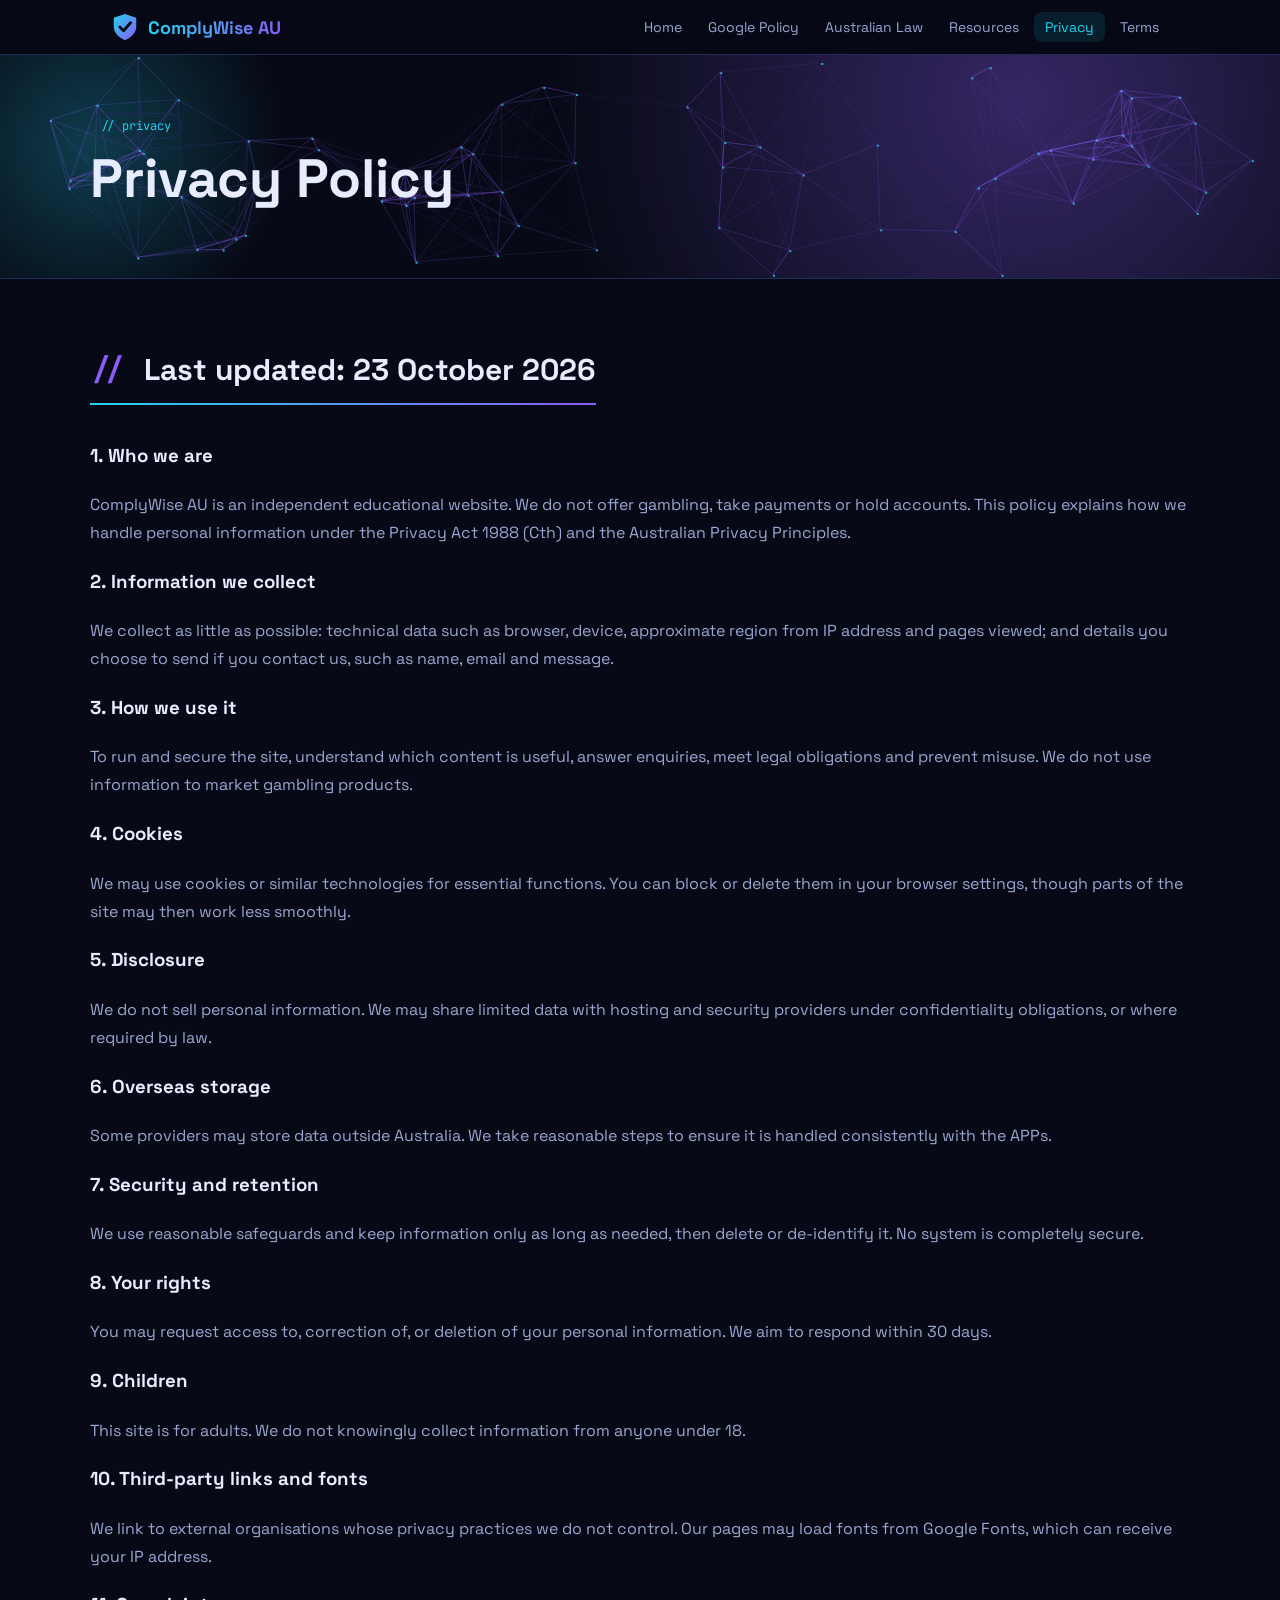
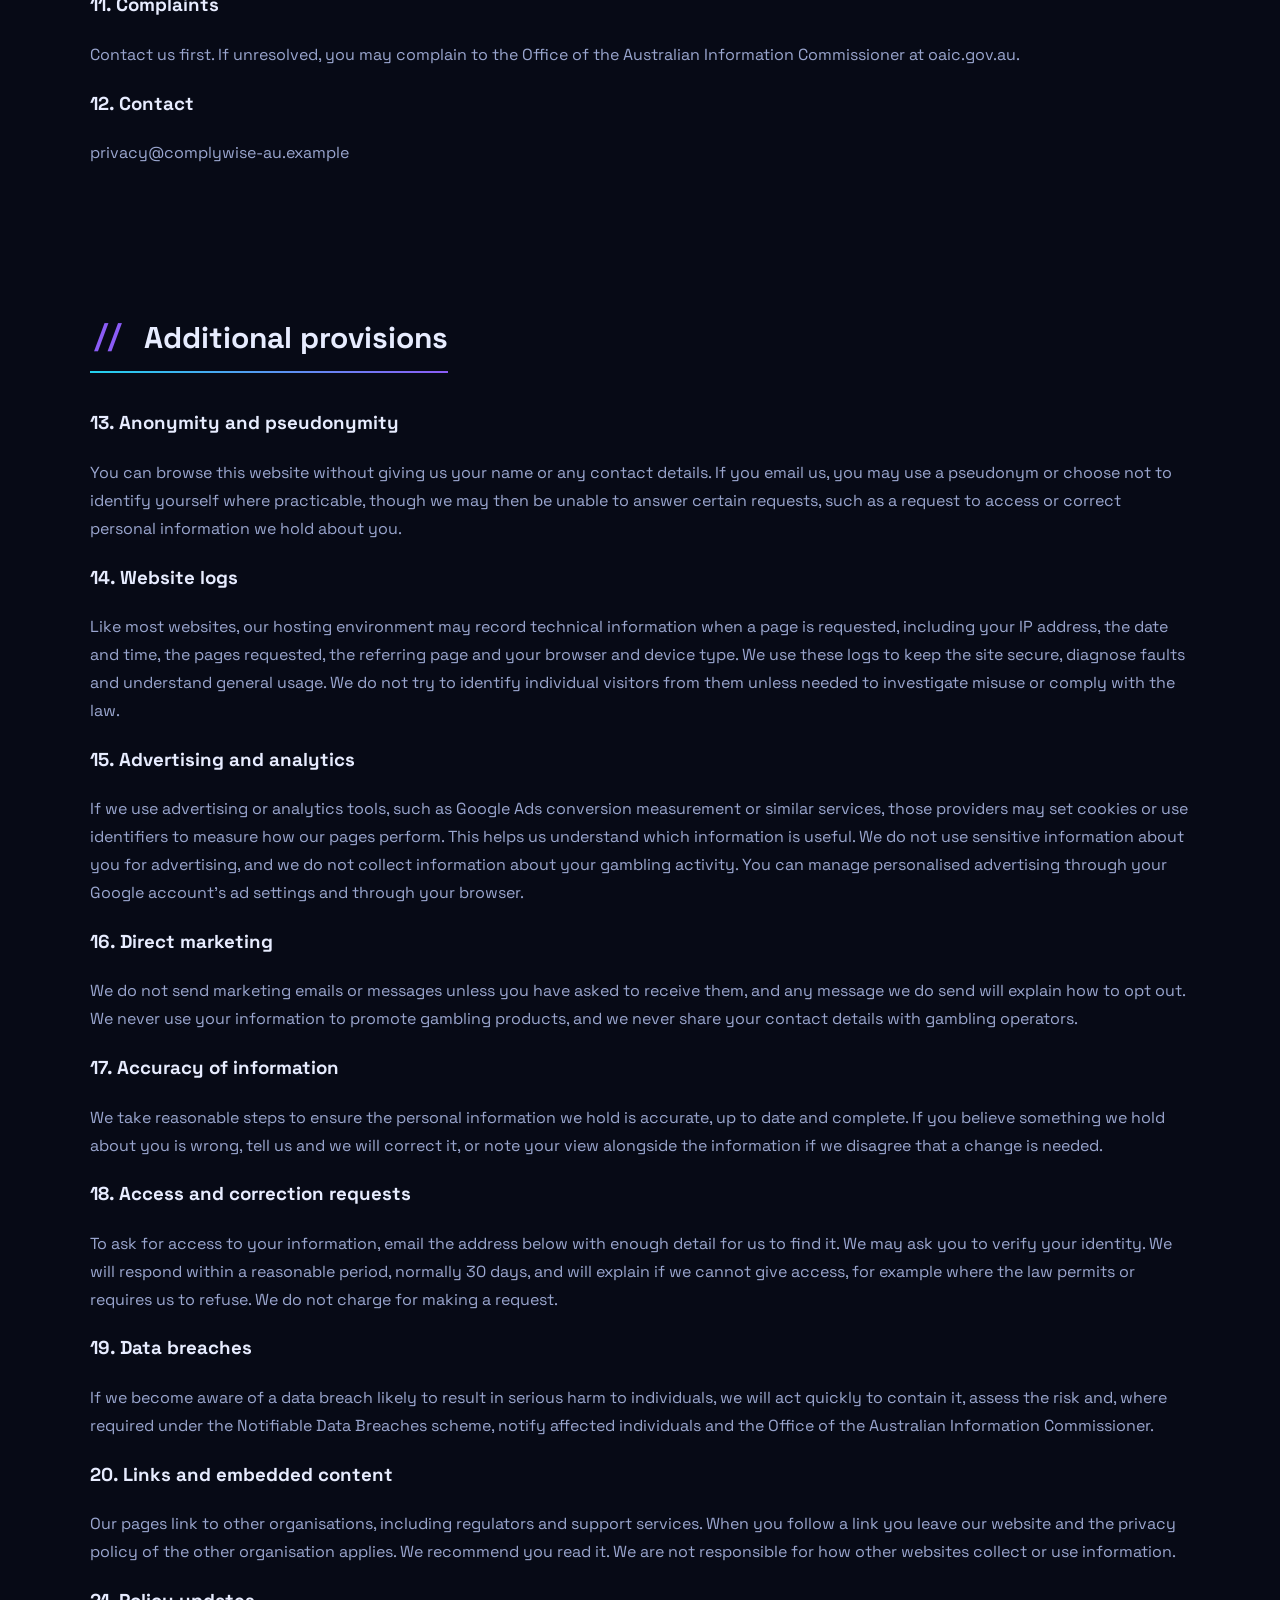
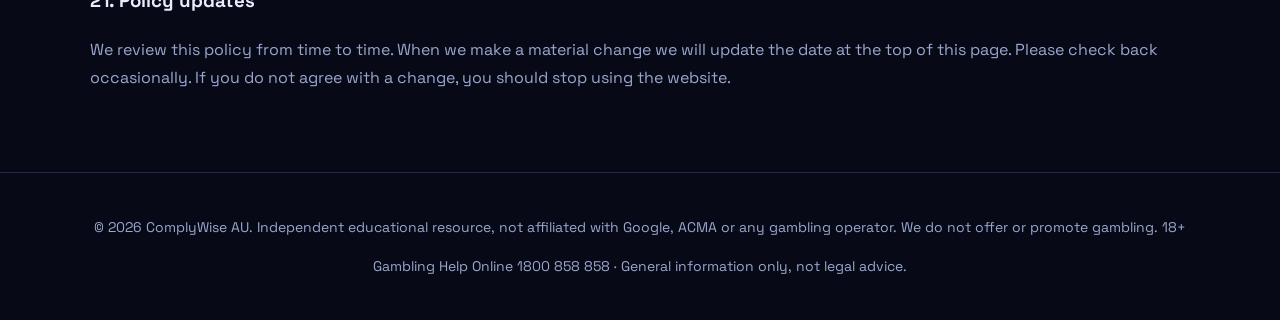
<file: privacy.html>
<!DOCTYPE html><html lang="en-AU"><head><meta charset="utf-8"><meta name="viewport" content="width=device-width, initial-scale=1"><title>Privacy Policy – ComplyWise AU</title><link rel="icon" type="image/svg+xml" href="assets/favicon.svg"><link rel="preconnect" href="https://fonts.googleapis.com"><link href="https://fonts.googleapis.com/css2?family=Space+Grotesk:wght@400;600;700&family=JetBrains+Mono:wght@400;600&display=swap" rel="stylesheet"><link rel="stylesheet" href="css/style.css"></head><body>
<header><div class="bar"><a class="logo" href="index.html"><img src="assets/logo.svg" alt="" width="30" height="30"><span>ComplyWise AU</span></a><button id="mb" aria-label="Menu">☰</button><nav id="nv"><a href="index.html">Home</a><a href="google-policy.html">Google Policy</a><a href="australia-law.html">Australian Law</a><a href="resources.html">Resources</a><a href="privacy.html" class=on>Privacy</a><a href="terms.html">Terms</a></nav></div></header>
<div class="ph"><canvas class="cv"></canvas><div class="in"><span class="tag">// privacy</span><h1>Privacy Policy</h1></div></div><main><section class="s rv "><div class="w"><h2>Last updated: 23 October 2026</h2><h3>1. Who we are</h3><p>ComplyWise AU is an independent educational website. We do not offer gambling, take payments or hold accounts. This policy explains how we handle personal information under the Privacy Act 1988 (Cth) and the Australian Privacy Principles.</p><h3>2. Information we collect</h3><p>We collect as little as possible: technical data such as browser, device, approximate region from IP address and pages viewed; and details you choose to send if you contact us, such as name, email and message.</p><h3>3. How we use it</h3><p>To run and secure the site, understand which content is useful, answer enquiries, meet legal obligations and prevent misuse. We do not use information to market gambling products.</p><h3>4. Cookies</h3><p>We may use cookies or similar technologies for essential functions. You can block or delete them in your browser settings, though parts of the site may then work less smoothly.</p><h3>5. Disclosure</h3><p>We do not sell personal information. We may share limited data with hosting and security providers under confidentiality obligations, or where required by law.</p><h3>6. Overseas storage</h3><p>Some providers may store data outside Australia. We take reasonable steps to ensure it is handled consistently with the APPs.</p><h3>7. Security and retention</h3><p>We use reasonable safeguards and keep information only as long as needed, then delete or de-identify it. No system is completely secure.</p><h3>8. Your rights</h3><p>You may request access to, correction of, or deletion of your personal information. We aim to respond within 30 days.</p><h3>9. Children</h3><p>This site is for adults. We do not knowingly collect information from anyone under 18.</p><h3>10. Third-party links and fonts</h3><p>We link to external organisations whose privacy practices we do not control. Our pages may load fonts from Google Fonts, which can receive your IP address.</p><h3>11. Complaints</h3><p>Contact us first. If unresolved, you may complain to the Office of the Australian Information Commissioner at oaic.gov.au.</p><h3>12. Contact</h3><p>privacy@complywise-au.example</p></div></section><section class="s rv "><div class="w"><h2>Additional provisions</h2><h3>13. Anonymity and pseudonymity</h3><p>You can browse this website without giving us your name or any contact details. If you email us, you may use a pseudonym or choose not to identify yourself where practicable, though we may then be unable to answer certain requests, such as a request to access or correct personal information we hold about you.</p><h3>14. Website logs</h3><p>Like most websites, our hosting environment may record technical information when a page is requested, including your IP address, the date and time, the pages requested, the referring page and your browser and device type. We use these logs to keep the site secure, diagnose faults and understand general usage. We do not try to identify individual visitors from them unless needed to investigate misuse or comply with the law.</p><h3>15. Advertising and analytics</h3><p>If we use advertising or analytics tools, such as Google Ads conversion measurement or similar services, those providers may set cookies or use identifiers to measure how our pages perform. This helps us understand which information is useful. We do not use sensitive information about you for advertising, and we do not collect information about your gambling activity. You can manage personalised advertising through your Google account’s ad settings and through your browser.</p><h3>16. Direct marketing</h3><p>We do not send marketing emails or messages unless you have asked to receive them, and any message we do send will explain how to opt out. We never use your information to promote gambling products, and we never share your contact details with gambling operators.</p><h3>17. Accuracy of information</h3><p>We take reasonable steps to ensure the personal information we hold is accurate, up to date and complete. If you believe something we hold about you is wrong, tell us and we will correct it, or note your view alongside the information if we disagree that a change is needed.</p><h3>18. Access and correction requests</h3><p>To ask for access to your information, email the address below with enough detail for us to find it. We may ask you to verify your identity. We will respond within a reasonable period, normally 30 days, and will explain if we cannot give access, for example where the law permits or requires us to refuse. We do not charge for making a request.</p><h3>19. Data breaches</h3><p>If we become aware of a data breach likely to result in serious harm to individuals, we will act quickly to contain it, assess the risk and, where required under the Notifiable Data Breaches scheme, notify affected individuals and the Office of the Australian Information Commissioner.</p><h3>20. Links and embedded content</h3><p>Our pages link to other organisations, including regulators and support services. When you follow a link you leave our website and the privacy policy of the other organisation applies. We recommend you read it. We are not responsible for how other websites collect or use information.</p><h3>21. Policy updates</h3><p>We review this policy from time to time. When we make a material change we will update the date at the top of this page. Please check back occasionally. If you do not agree with a change, you should stop using the website.</p></div></section></main><footer><p>© 2026 ComplyWise AU. Independent educational resource, not affiliated with Google, ACMA or any gambling operator. We do not offer or promote gambling. 18+</p><p>Gambling Help Online 1800 858 858 · General information only, not legal advice.</p></footer><script src="js/main.js"></script></body></html>
</file>
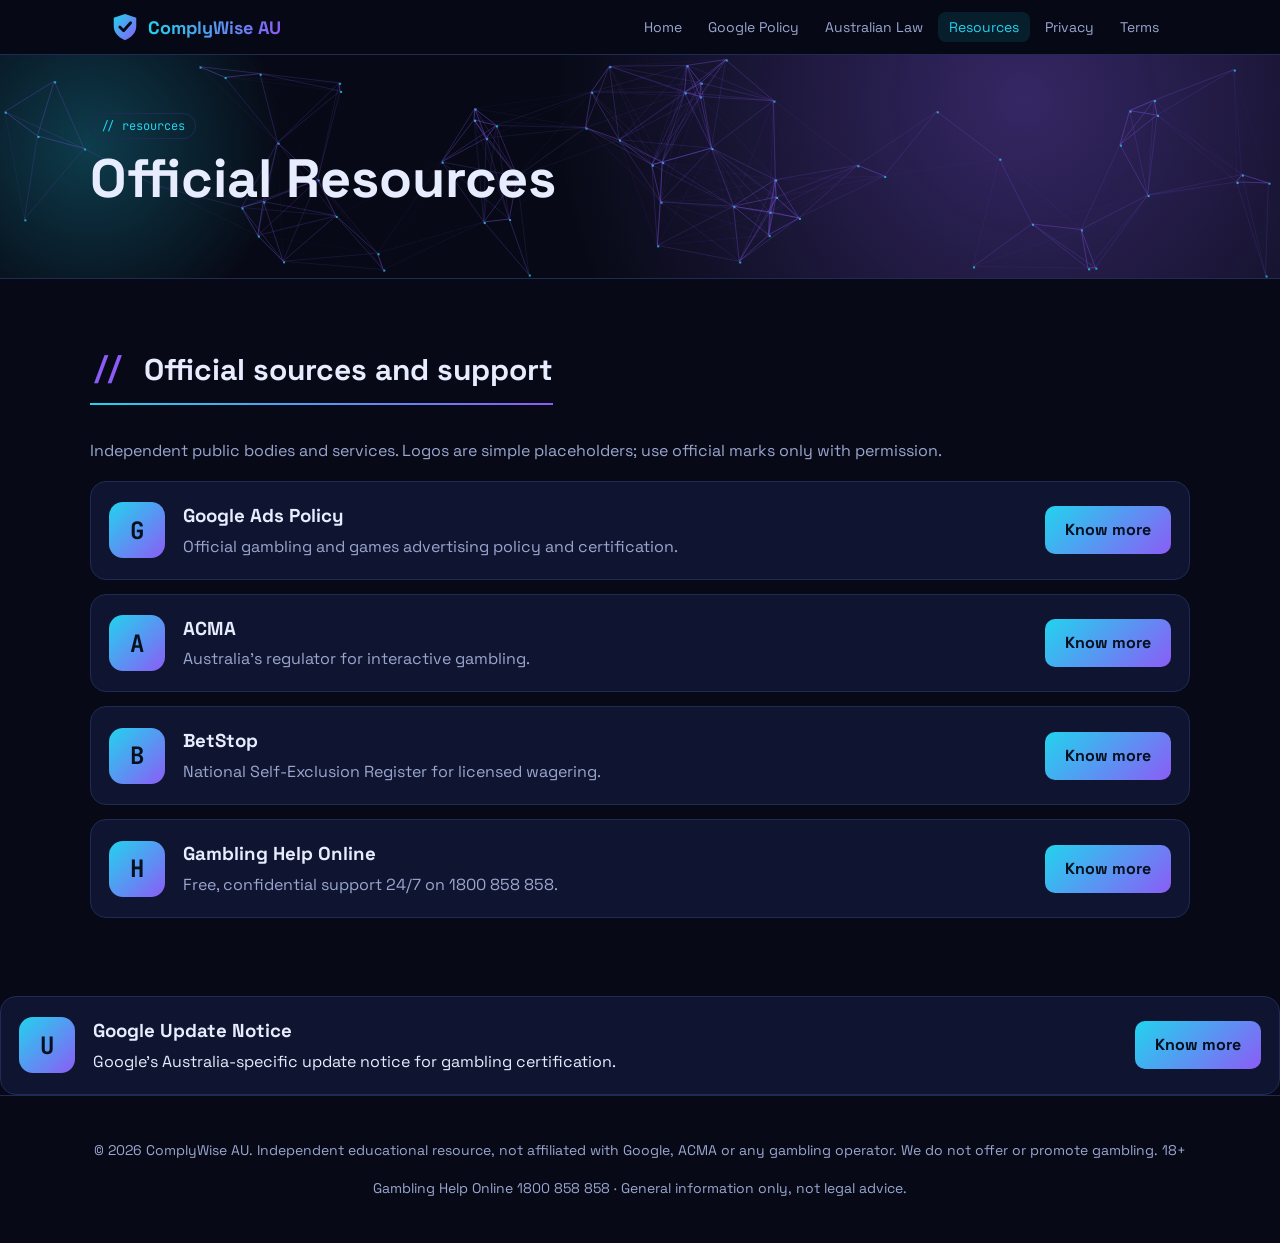
<file: resources.html>
<!DOCTYPE html><html lang="en-AU"><head><meta charset="utf-8"><meta name="viewport" content="width=device-width, initial-scale=1"><title>Official Resources – ComplyWise AU</title><link rel="icon" type="image/svg+xml" href="assets/favicon.svg"><link rel="preconnect" href="https://fonts.googleapis.com"><link href="https://fonts.googleapis.com/css2?family=Space+Grotesk:wght@400;600;700&family=JetBrains+Mono:wght@400;600&display=swap" rel="stylesheet"><link rel="stylesheet" href="css/style.css"></head><body>
<header><div class="bar"><a class="logo" href="index.html"><img src="assets/logo.svg" alt="" width="30" height="30"><span>ComplyWise AU</span></a><button id="mb" aria-label="Menu">☰</button><nav id="nv"><a href="index.html">Home</a><a href="google-policy.html">Google Policy</a><a href="australia-law.html">Australian Law</a><a href="resources.html" class=on>Resources</a><a href="privacy.html">Privacy</a><a href="terms.html">Terms</a></nav></div></header>
<div class="ph"><canvas class="cv"></canvas><div class="in"><span class="tag">// resources</span><h1>Official Resources</h1></div></div><main><section class="s rv "><div class="w"><h2>Official sources and support</h2><p>Independent public bodies and services. Logos are simple placeholders; use official marks only with permission.</p><div class="row"><div class="lg">G</div><div class="rt"><h3>Google Ads Policy</h3><p>Official gambling and games advertising policy and certification.</p></div><a class="btn" href="https://support.google.com/adspolicy/answer/6018017" target="_blank" rel="noopener">Know more</a></div><div class="row"><div class="lg">A</div><div class="rt"><h3>ACMA</h3><p>Australia’s regulator for interactive gambling.</p></div><a class="btn" href="https://www.acma.gov.au" target="_blank" rel="noopener">Know more</a></div><div class="row"><div class="lg">B</div><div class="rt"><h3>BetStop</h3><p>National Self-Exclusion Register for licensed wagering.</p></div><a class="btn" href="https://betstop.gov.au" target="_blank" rel="noopener">Know more</a></div><div class="row"><div class="lg">H</div><div class="rt"><h3>Gambling Help Online</h3><p>Free, confidential support 24/7 on 1800 858 858.</p></div><a class="btn" href="https://www.gamblinghelponline.org.au" target="_blank" rel="noopener">Know more</a></div></div></section><div class="row"><div class="lg">U</div><div class="rt"><h3>Google Update Notice</h3><p>Google’s Australia-specific update notice for gambling certification.</p></div><a class="btn" href="https://support.google.com/adspolicy/answer/16510158" target="_blank" rel="noopener">Know more</a></div></main><footer><p>© 2026 ComplyWise AU. Independent educational resource, not affiliated with Google, ACMA or any gambling operator. We do not offer or promote gambling. 18+</p><p>Gambling Help Online 1800 858 858 · General information only, not legal advice.</p></footer><script src="js/main.js"></script></body></html>
</file>
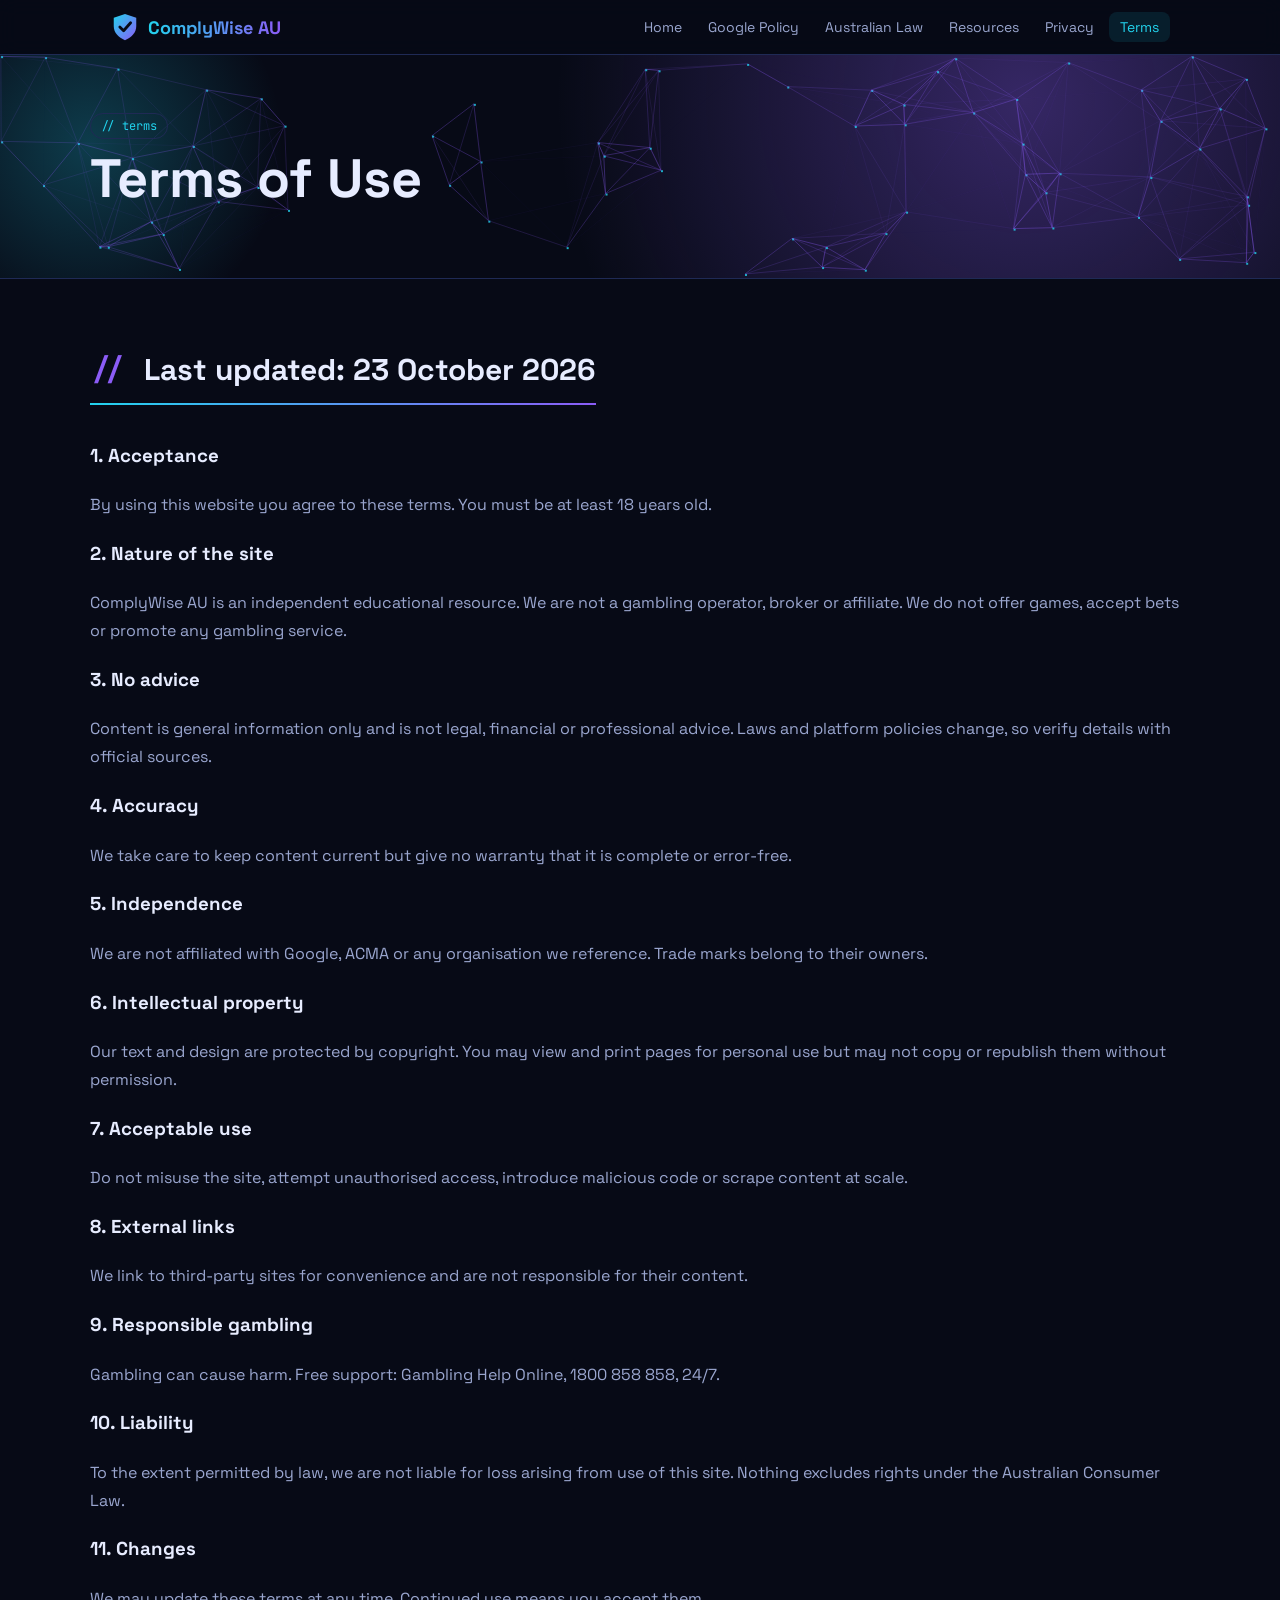
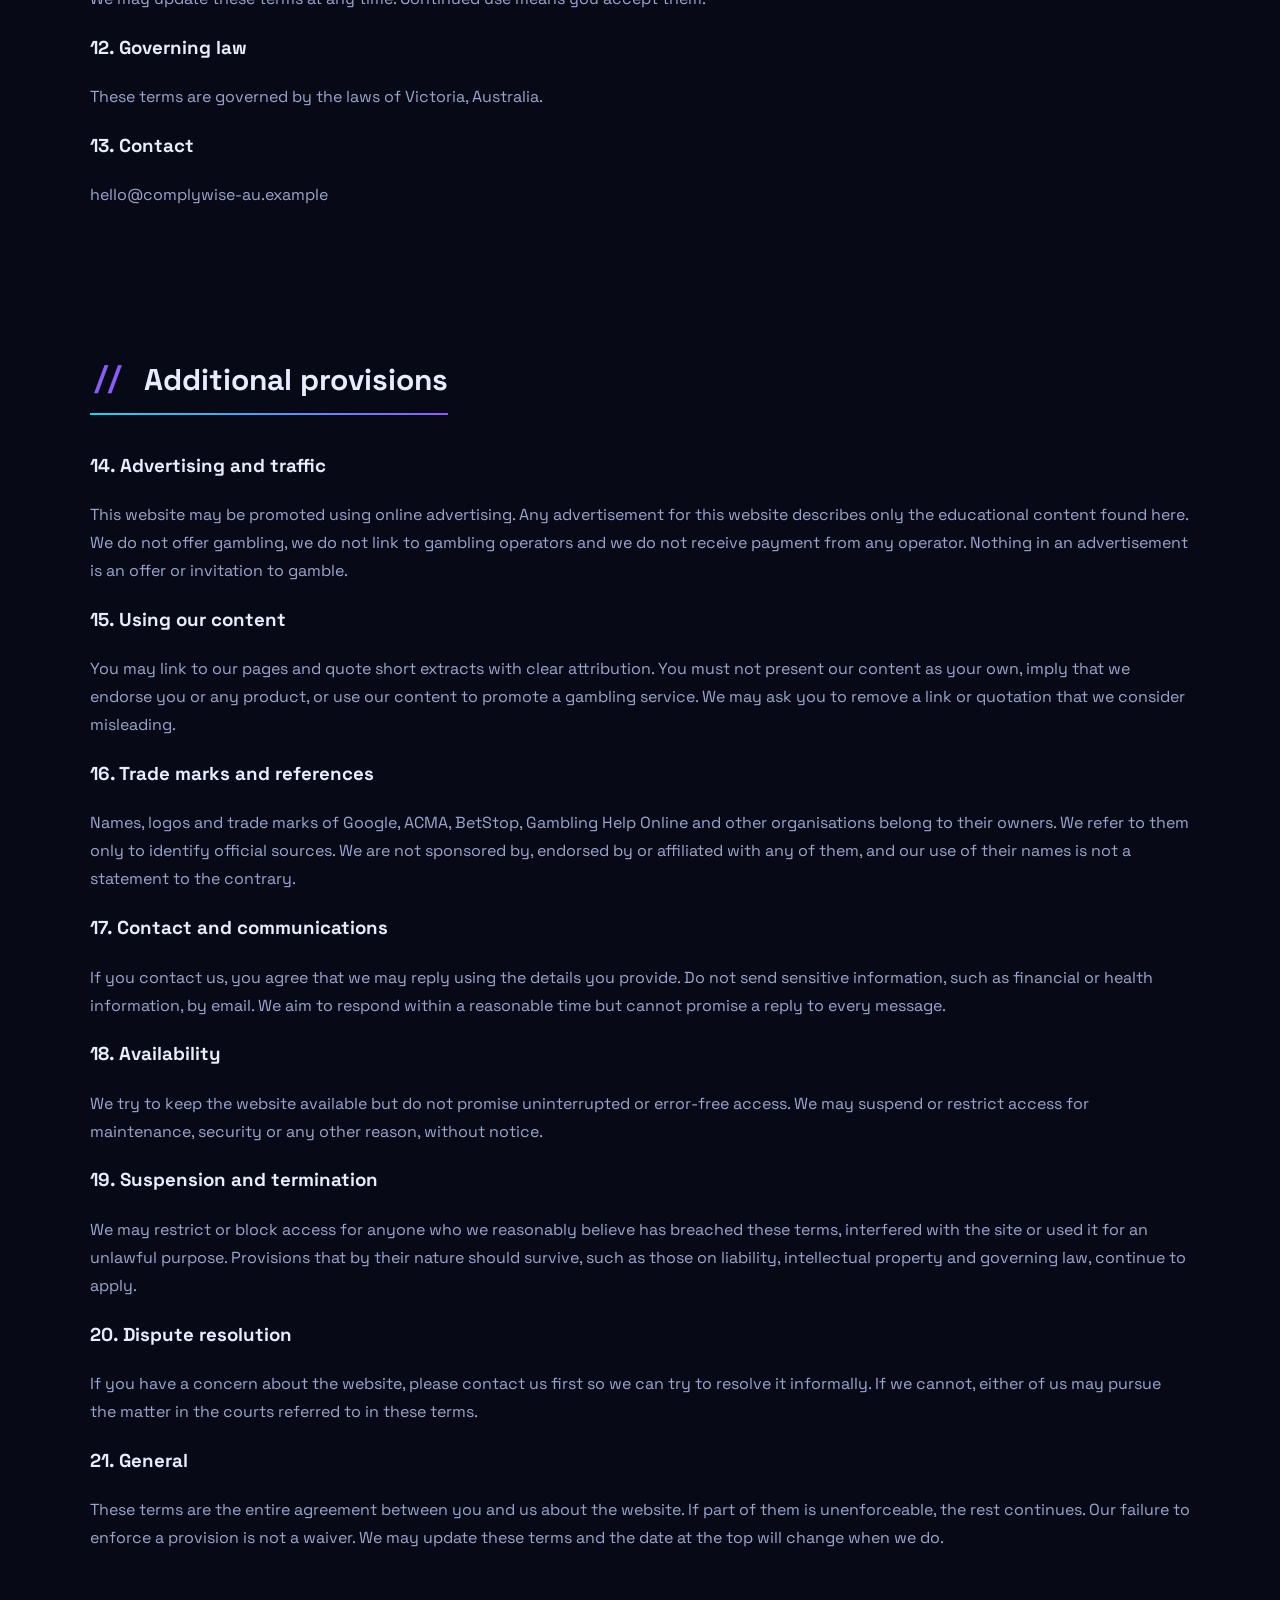
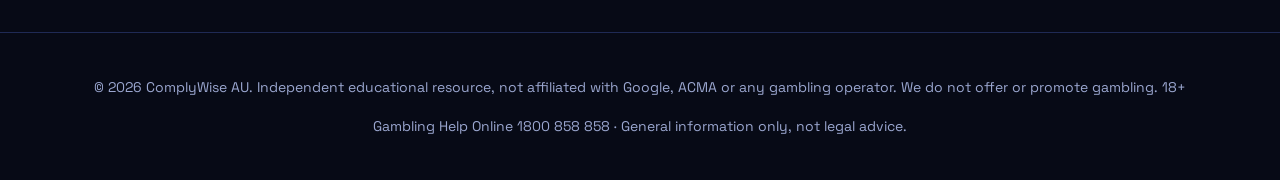
<file: terms.html>
<!DOCTYPE html><html lang="en-AU"><head><meta charset="utf-8"><meta name="viewport" content="width=device-width, initial-scale=1"><title>Terms of Use – ComplyWise AU</title><link rel="icon" type="image/svg+xml" href="assets/favicon.svg"><link rel="preconnect" href="https://fonts.googleapis.com"><link href="https://fonts.googleapis.com/css2?family=Space+Grotesk:wght@400;600;700&family=JetBrains+Mono:wght@400;600&display=swap" rel="stylesheet"><link rel="stylesheet" href="css/style.css"></head><body>
<header><div class="bar"><a class="logo" href="index.html"><img src="assets/logo.svg" alt="" width="30" height="30"><span>ComplyWise AU</span></a><button id="mb" aria-label="Menu">☰</button><nav id="nv"><a href="index.html">Home</a><a href="google-policy.html">Google Policy</a><a href="australia-law.html">Australian Law</a><a href="resources.html">Resources</a><a href="privacy.html">Privacy</a><a href="terms.html" class=on>Terms</a></nav></div></header>
<div class="ph"><canvas class="cv"></canvas><div class="in"><span class="tag">// terms</span><h1>Terms of Use</h1></div></div><main><section class="s rv "><div class="w"><h2>Last updated: 23 October 2026</h2><h3>1. Acceptance</h3><p>By using this website you agree to these terms. You must be at least 18 years old.</p><h3>2. Nature of the site</h3><p>ComplyWise AU is an independent educational resource. We are not a gambling operator, broker or affiliate. We do not offer games, accept bets or promote any gambling service.</p><h3>3. No advice</h3><p>Content is general information only and is not legal, financial or professional advice. Laws and platform policies change, so verify details with official sources.</p><h3>4. Accuracy</h3><p>We take care to keep content current but give no warranty that it is complete or error-free.</p><h3>5. Independence</h3><p>We are not affiliated with Google, ACMA or any organisation we reference. Trade marks belong to their owners.</p><h3>6. Intellectual property</h3><p>Our text and design are protected by copyright. You may view and print pages for personal use but may not copy or republish them without permission.</p><h3>7. Acceptable use</h3><p>Do not misuse the site, attempt unauthorised access, introduce malicious code or scrape content at scale.</p><h3>8. External links</h3><p>We link to third-party sites for convenience and are not responsible for their content.</p><h3>9. Responsible gambling</h3><p>Gambling can cause harm. Free support: Gambling Help Online, 1800 858 858, 24/7.</p><h3>10. Liability</h3><p>To the extent permitted by law, we are not liable for loss arising from use of this site. Nothing excludes rights under the Australian Consumer Law.</p><h3>11. Changes</h3><p>We may update these terms at any time. Continued use means you accept them.</p><h3>12. Governing law</h3><p>These terms are governed by the laws of Victoria, Australia.</p><h3>13. Contact</h3><p>hello@complywise-au.example</p></div></section><section class="s rv "><div class="w"><h2>Additional provisions</h2><h3>14. Advertising and traffic</h3><p>This website may be promoted using online advertising. Any advertisement for this website describes only the educational content found here. We do not offer gambling, we do not link to gambling operators and we do not receive payment from any operator. Nothing in an advertisement is an offer or invitation to gamble.</p><h3>15. Using our content</h3><p>You may link to our pages and quote short extracts with clear attribution. You must not present our content as your own, imply that we endorse you or any product, or use our content to promote a gambling service. We may ask you to remove a link or quotation that we consider misleading.</p><h3>16. Trade marks and references</h3><p>Names, logos and trade marks of Google, ACMA, BetStop, Gambling Help Online and other organisations belong to their owners. We refer to them only to identify official sources. We are not sponsored by, endorsed by or affiliated with any of them, and our use of their names is not a statement to the contrary.</p><h3>17. Contact and communications</h3><p>If you contact us, you agree that we may reply using the details you provide. Do not send sensitive information, such as financial or health information, by email. We aim to respond within a reasonable time but cannot promise a reply to every message.</p><h3>18. Availability</h3><p>We try to keep the website available but do not promise uninterrupted or error-free access. We may suspend or restrict access for maintenance, security or any other reason, without notice.</p><h3>19. Suspension and termination</h3><p>We may restrict or block access for anyone who we reasonably believe has breached these terms, interfered with the site or used it for an unlawful purpose. Provisions that by their nature should survive, such as those on liability, intellectual property and governing law, continue to apply.</p><h3>20. Dispute resolution</h3><p>If you have a concern about the website, please contact us first so we can try to resolve it informally. If we cannot, either of us may pursue the matter in the courts referred to in these terms.</p><h3>21. General</h3><p>These terms are the entire agreement between you and us about the website. If part of them is unenforceable, the rest continues. Our failure to enforce a provision is not a waiver. We may update these terms and the date at the top will change when we do.</p></div></section></main><footer><p>© 2026 ComplyWise AU. Independent educational resource, not affiliated with Google, ACMA or any gambling operator. We do not offer or promote gambling. 18+</p><p>Gambling Help Online 1800 858 858 · General information only, not legal advice.</p></footer><script src="js/main.js"></script></body></html>
</file>
<file: css/style.css>
*{box-sizing:border-box}:root{--bg:#070a16;--card:#0f1530;--text:#e7ecff;--muted:#9aa6cf;--c1:#22d3ee;--c2:#8b5cf6;--line:#1f2a55}
html{scroll-behavior:smooth}body{margin:0;background:var(--bg);color:var(--text);font:16px/1.75 "Space Grotesk",system-ui,sans-serif}a{color:var(--c1)}
header{position:sticky;top:0;z-index:10;background:rgba(7,10,22,.85);backdrop-filter:blur(10px);border-bottom:1px solid var(--line)}.bar{max-width:1100px;margin:auto;padding:12px 20px;display:flex;align-items:center;justify-content:space-between;flex-wrap:wrap}
.logo{font:600 18px "JetBrains Mono",monospace;text-decoration:none;color:var(--c1)}nav a{margin-left:4px;padding:6px 11px;border-radius:8px;text-decoration:none;color:var(--muted);font-size:14px}nav a:hover,nav a.on{color:var(--c1);background:rgba(34,211,238,.1)}#mb{display:none;background:var(--card);color:var(--text);border:1px solid var(--line);border-radius:8px;padding:6px 12px}
.hero,.ph{position:relative;overflow:hidden;background:radial-gradient(circle at 80% 20%,rgba(139,92,246,.35),transparent 45%),#070a16}.hero{padding:110px 20px}.ph{padding:56px 20px;border-bottom:1px solid var(--line)}.cv{position:absolute;inset:0;width:100%;height:100%}.in{position:relative;max-width:1100px;margin:auto}
h1{font-size:clamp(30px,5vw,54px);line-height:1.1;margin:10px 0 14px}.gr{background:linear-gradient(90deg,var(--c1),var(--c2));-webkit-background-clip:text;background-clip:text;color:transparent}.hero p{max-width:620px;color:var(--muted)}
.tag{font:12px "JetBrains Mono",monospace;color:var(--c1);border:1px solid var(--line);padding:4px 10px;border-radius:999px}.term{font:15px "JetBrains Mono",monospace;color:var(--c1)!important}.term i{animation:bl 1s infinite}@keyframes bl{50%{opacity:0}}
.btn{display:inline-block;background:linear-gradient(135deg,var(--c1),var(--c2));color:#06101f;padding:10px 20px;border-radius:10px;text-decoration:none;font-weight:700;transition:.2s}.btn:hover{transform:translateY(-2px);box-shadow:0 8px 24px rgba(34,211,238,.35)}.btn.alt{background:transparent;color:var(--text);border:1px solid var(--line)}
main{padding:0}.s{padding:64px 20px}.s.alt{background:#0a1030}.s.dark{background:#04060f;border-block:1px solid var(--line)}.w{max-width:1100px;margin:auto}
h2{font-size:30px;margin:0 0 16px}h2::before{content:"// ";color:var(--c2);font-family:"JetBrains Mono",monospace}
.grid{display:grid;grid-template-columns:repeat(auto-fit,minmax(240px,1fr));gap:16px;margin-top:14px}.card{background:var(--card);border:1px solid var(--line);border-radius:16px;padding:22px;transition:.25s}.card:hover{transform:translateY(-6px);border-color:var(--c1);box-shadow:0 14px 34px rgba(34,211,238,.15)}.ic{font-size:28px}.card h3{margin:6px 0 4px}.card p,.s p{color:var(--muted)}
.two{display:grid;grid-template-columns:1fr 1fr;gap:30px;align-items:center}.code{font:14px/1.9 "JetBrains Mono",monospace;background:#04060f;border:1px solid var(--line);border-radius:14px;padding:22px;color:var(--c1)}
.tl{display:grid;grid-template-columns:repeat(auto-fit,minmax(180px,1fr));gap:14px}.tl>div{border-left:2px solid var(--c2);padding:4px 14px}.tl b{font:600 22px "JetBrains Mono",monospace;color:var(--c1)}.tl h3{margin:2px 0}
details{background:var(--card);border:1px solid var(--line);border-radius:12px;padding:14px 18px;margin-bottom:10px}summary{cursor:pointer;font-weight:600}.ck{list-style:none;padding:0}.ck li{padding:8px 0 8px 28px;position:relative;color:var(--muted)}.ck li::before{content:"✓";position:absolute;left:0;color:var(--c1)}
.note{border-left:4px solid var(--c2);background:rgba(139,92,246,.12);padding:12px 16px;border-radius:8px;margin-top:16px}.fig{margin:18px 0}.fb{border:2px dashed var(--line);border-radius:14px;min-height:170px;display:flex;flex-direction:column;align-items:center;justify-content:center;text-align:center;color:var(--muted);padding:14px}figcaption{font-size:13px;color:var(--muted)}
.row{display:flex;align-items:center;gap:18px;background:var(--card);border:1px solid var(--line);border-radius:16px;padding:18px;margin-top:14px;transition:.25s}.row:hover{border-color:var(--c1);transform:translateY(-3px)}.lg{flex:0 0 56px;height:56px;border-radius:14px;background:linear-gradient(135deg,var(--c1),var(--c2));color:#06101f;display:flex;align-items:center;justify-content:center;font:700 24px "JetBrains Mono",monospace}.rt{flex:1}.rt h3,.rt p{margin:0}
footer{padding:28px 20px;text-align:center;color:var(--muted);font-size:14px;border-top:1px solid var(--line)}
.rv{opacity:0;transform:translateY(24px);transition:opacity .8s,transform .8s}.rv.v{opacity:1;transform:none}
@media(max-width:780px){#mb{display:block}nav{display:none;width:100%;flex-direction:column}nav.open{display:flex}.two{grid-template-columns:1fr}.row{flex-direction:column;align-items:flex-start}.hero{padding:64px 20px}}
@media(prefers-reduced-motion:reduce){.rv{opacity:1;transform:none;transition:none}.term i{animation:none}}
.hero::before,.ph::before{content:"";position:absolute;width:420px;height:420px;border-radius:50%;background:radial-gradient(circle,rgba(34,211,238,.25),transparent 65%);left:-120px;top:-120px;animation:fl 9s ease-in-out infinite}@keyframes fl{50%{transform:translate(60px,40px)}}
.logo{display:flex;align-items:center;gap:8px;font:700 18px "Space Grotesk",sans-serif;color:var(--text)}.logo span{background:linear-gradient(90deg,var(--c1),var(--c2));-webkit-background-clip:text;background-clip:text;color:transparent}
.card{background:linear-gradient(160deg,rgba(255,255,255,.05),rgba(255,255,255,.01));backdrop-filter:blur(6px)}.s:nth-of-type(even){position:relative}.s h2{display:inline-block;border-bottom:2px solid transparent;border-image:linear-gradient(90deg,var(--c1),var(--c2)) 1;padding-bottom:6px}
.ill{width:100%;height:auto;display:block;border-radius:16px}.tw{overflow-x:auto}table{width:100%;border-collapse:collapse}th,td{text-align:left;padding:12px;border-bottom:1px solid var(--line)}th{color:var(--c1);font:600 13px "JetBrains Mono",monospace}
.tl>div{background:var(--card);border-radius:0 14px 14px 0}details[open]{border-color:var(--c2)}

.flow{display:flex;gap:12px;flex-wrap:wrap}.nd{flex:1;min-width:130px;background:var(--card);border:1px solid var(--line);border-radius:14px;padding:18px 12px;text-align:center;animation:gl 6s infinite;animation-delay:var(--d)}.nd b{display:block;font:700 24px "JetBrains Mono",monospace;color:var(--c1)}.nd span{color:var(--muted);font-size:14px}
@keyframes gl{0%,22%{border-color:var(--c1);box-shadow:0 0 26px rgba(34,211,238,.4);transform:translateY(-4px)}30%,100%{border-color:var(--line);box-shadow:none;transform:none}}
.orb{position:relative;height:330px;display:grid;place-items:center;overflow:hidden}.orb .oc{width:84px;height:84px;position:relative;z-index:2;filter:drop-shadow(0 0 18px rgba(34,211,238,.6))}.orb i{position:absolute;border:1px solid var(--c2);border-radius:50%;animation:pu 4s infinite}.orb i:nth-child(2){width:150px;height:150px}.orb i:nth-child(3){width:240px;height:240px;animation-delay:1.3s}.orb i:nth-child(4){width:320px;height:320px;animation-delay:2.6s}
@keyframes pu{0%{opacity:.9;transform:scale(.6)}100%{opacity:0;transform:scale(1.05)}}
.orb span{position:absolute;background:var(--card);border:1px solid var(--line);color:var(--c1);padding:4px 12px;border-radius:999px;font:12px "JetBrains Mono",monospace;animation:fl2 5s ease-in-out infinite}.orb .t{top:8px}.orb .b{bottom:8px;animation-delay:1s}.orb .l{left:0;animation-delay:2s}.orb .r{right:0;animation-delay:3s}@keyframes fl2{50%{transform:translateY(-6px);border-color:var(--c1)}}
.tb{display:flex;gap:8px;flex-wrap:wrap;margin-bottom:14px}.tb button{background:var(--card);color:var(--muted);border:1px solid var(--line);border-radius:999px;padding:8px 18px;font:600 14px "Space Grotesk",sans-serif;cursor:pointer}.tb button.on{background:linear-gradient(135deg,var(--c1),var(--c2));color:#06101f;border-color:transparent}.tp{display:none;background:var(--card);border:1px solid var(--line);border-radius:14px;padding:6px 20px;animation:fi .5s}.tp.on{display:block}@keyframes fi{from{opacity:0;transform:translateY(8px)}}
@media(prefers-reduced-motion:reduce){.nd,.orb i,.orb span{animation:none}}
</file>
